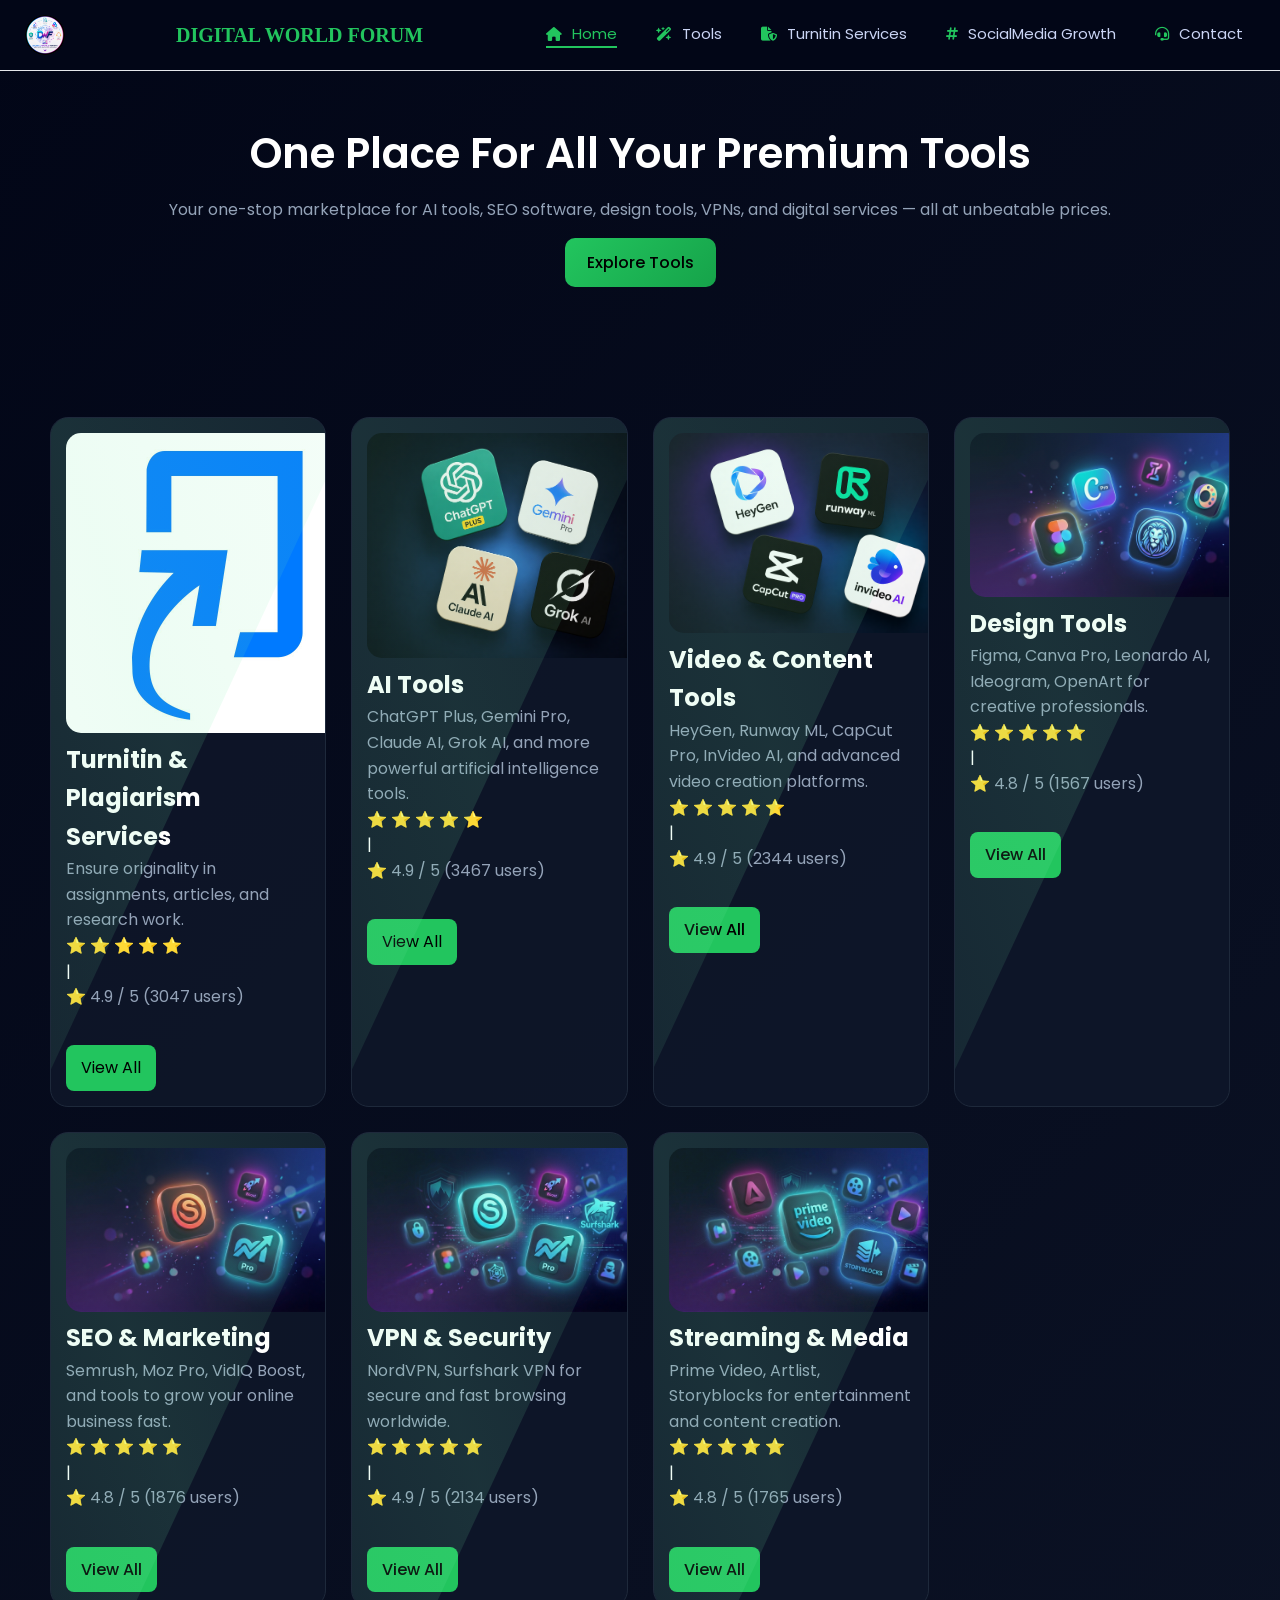
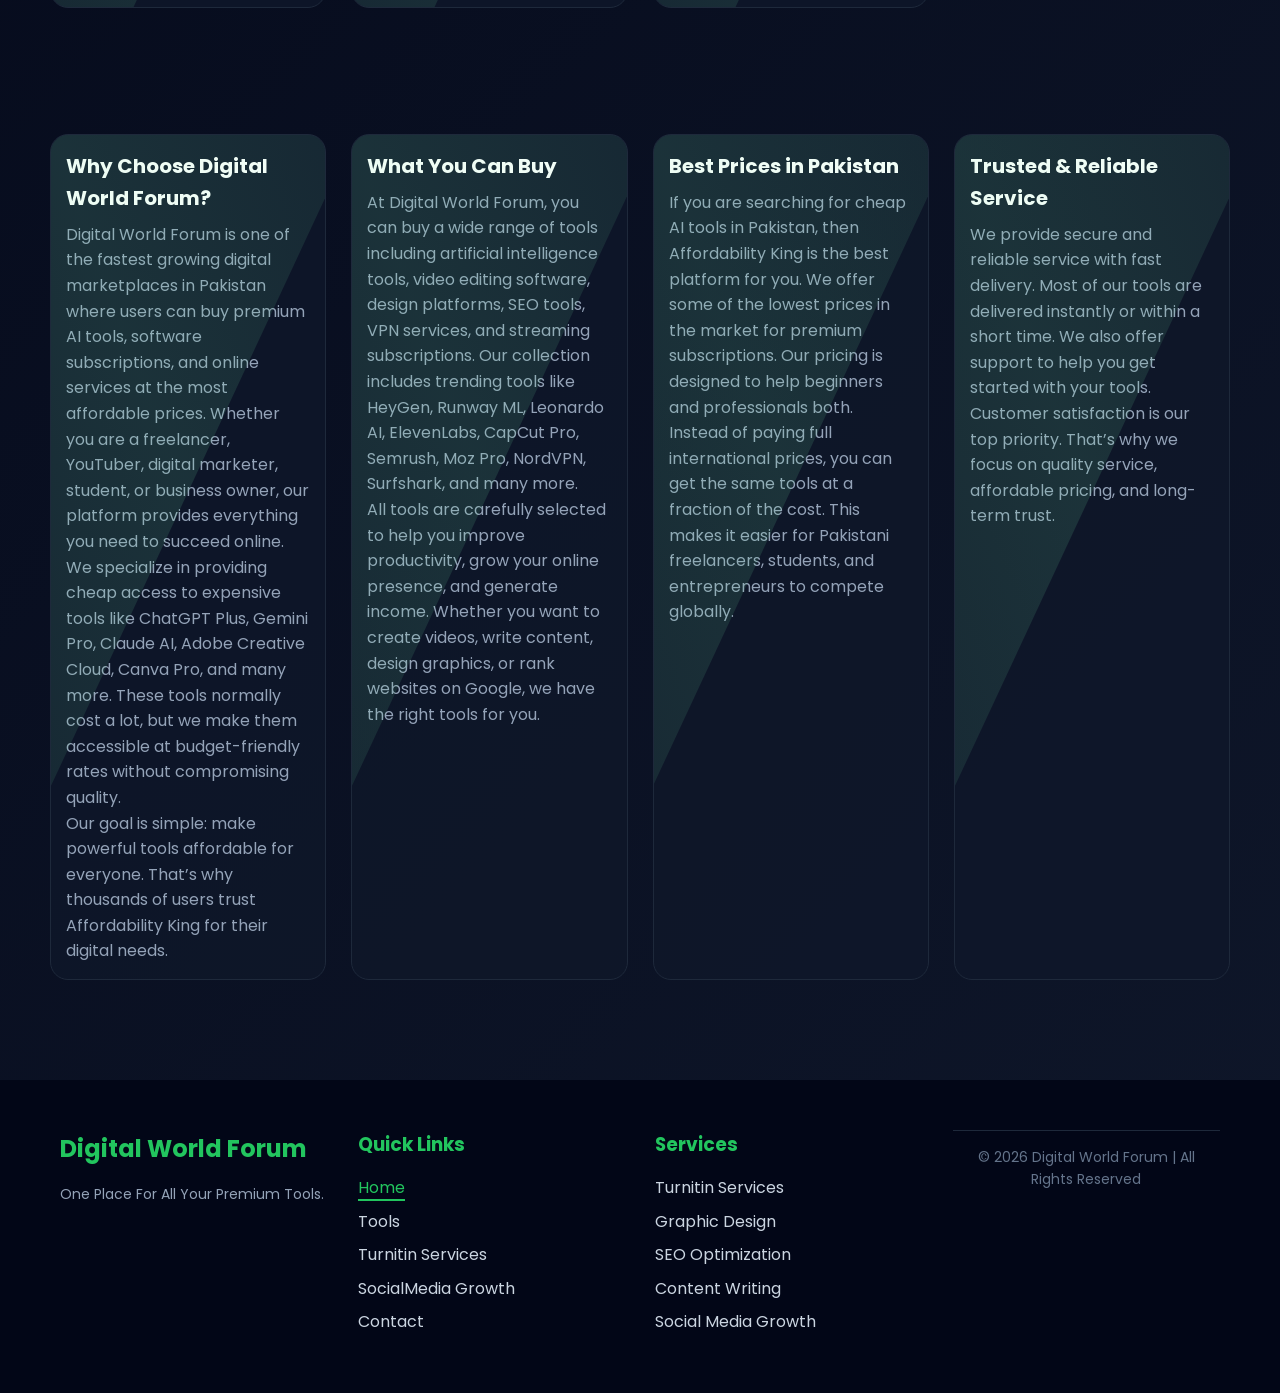
<file: index.html>
<!DOCTYPE html>
<html lang="en">
<head>
<meta charset="UTF-8">
<meta name="viewport" content="width=device-width, initial-scale=1.0">

<title>DIGITAL WORLD FORUM | PREMIUM TOOLS, TURNITIN SERVICES & SOCIAL MEDIA SOLUTIONS</title>

<meta name="description" content="Digital World Forum is the best platform to buy premium AI tools, SEO tools, VPNs, video editing software,turnitin & plagiarism checking and digital services at the lowest prices in Pakistan. Get ChatGPT Plus, Gemini Pro, Canva Pro, Adobe Creative Cloud, and more with affordable plans.">

<meta name="keywords" content=" turnitin &plagiarism checking services,buy AI tools cheap Pakistan, ChatGPT Plus cheap, Gemini Pro price Pakistan, SEO tools cheap, VPN cheap Pakistan, Adobe Creative Cloud cheap, AI tools marketplace, buy premium accounts cheap, affordability king">
<meta name="robots" content="index, follow">

<link rel="icon" type="png" href="favicon.png">

<link rel="stylesheet" href="style.css">
<link href="https://fonts.googleapis.com/css2?family=Poppins&display=swap" rel="stylesheet">
<link rel="stylesheet" href="https://cdnjs.cloudflare.com/ajax/libs/font-awesome/6.5.0/css/all.min.css">
</head>

<body>

<!-- ===== HEADER ===== -->
<header class="header">
   <h2 class="logo">
  <img src="favicon.png" alt="Digital World Forum Logo"></h2>
<h2 class="logo"> DIGITAL WORLD FORUM</h2>
<div class="menu-toggle" onclick="toggleMenu(event)">
  <i class="fa-solid fa-bars"></i>
</div>

<nav id="navMenu">
  <a href="index.html" class="active"><i class="fa-solid fa-house"></i> Home</a>
  <a href="tools.html"><i class="fa-solid fa-wand-magic-sparkles"></i> Tools</a>
  <a href="turnitin.html"><i class="fa-solid fa-file-shield"></i> Turnitin Services</a>
  <a href="socialmedia.html"><i class="fa-solid fa-hashtag"></i> SocialMedia Growth</a>
  <a href="contact.html"><i class="fa-solid fa-headset"></i> Contact</a>
</nav>

<!-- OVERLAY -->
<div id="overlay" onclick="closeMenu()"></div>

</header>

<!-- ===== HERO ===== -->
<section class="hero">
<h1>One Place For All Your Premium Tools</h1>
<p>Your one-stop marketplace for AI tools, SEO software, design tools, VPNs, and digital services — all at unbeatable prices.</p>
<a href="tools.html" class="btn">Explore Tools</a>
</section>

<!-- ===== CATEGORIES ===== -->
<section class="grid">
  
  
<div class="card">
  <img src="turnitin.jpg" style="hight:200px; width:300px; border-radius:15px;">
<h2>Turnitin & Plagiarism Services</h2>
<p>Ensure originality in assignments, articles, and research work.</p>
<div class="rating-box" data-users="3047" data-avg="4.9" data-tool="tool-y">
<div class="stars">
    <span data-value="1">⭐</span>
    <span data-value="2">⭐</span>
    <span data-value="3">⭐</span>
    <span data-value="4">⭐</span>
    <span data-value="5">⭐</span>
  </div>
  |
 <br>
  <p class="result"></p>

</div>
<br>
<a href="turnitin.html">View All</a>
</div>

<div class="card">
  <img src="ai.png" style="hight:200px; width:300px; border-radius:15px;">
<h2>AI Tools</h2>
<p>ChatGPT Plus, Gemini Pro, Claude AI, Grok AI, and more powerful artificial intelligence tools.</p>
<div class="rating-box" data-users="3467" data-avg="4.9" data-tool="tool-z">
<div class="stars">
    <span data-value="1">⭐</span>
    <span data-value="2">⭐</span>
    <span data-value="3">⭐</span>
    <span data-value="4">⭐</span>
    <span data-value="5">⭐</span>
  </div>
  |
 <br>
  <p class="result"></p>

</div>
<br>
<a href="tools.html">View All</a>
</div>

<div class="card">
  <img src="video.png" style="hight:200px; width:300px; border-radius:15px;">
<h2>Video & Content Tools</h2>
<p>HeyGen, Runway ML, CapCut Pro, InVideo AI, and advanced video creation platforms.</p>
<div class="rating-box" data-users="2344" data-avg="4.9" data-tool="tool-1">
<div class="stars">
    <span data-value="1">⭐</span>
    <span data-value="2">⭐</span>
    <span data-value="3">⭐</span>
    <span data-value="4">⭐</span>
    <span data-value="5">⭐</span>
  </div>
  |
 <br>
  <p class="result"></p>

</div>
<br>
<a href="tools.html" class="btn">View All</a>
</div>

<div class="card">
    <img src="design.png" style="hight:200px; width:300px; border-radius:15px;">
<h2>Design Tools</h2>
<p>Figma, Canva Pro, Leonardo AI, Ideogram, OpenArt for creative professionals.</p>
<div class="rating-box" data-users="1567" data-avg="4.8" data-tool="tool-1">
<div class="stars">
    <span data-value="1">⭐</span>
    <span data-value="2">⭐</span>
    <span data-value="3">⭐</span>
    <span data-value="4">⭐</span>
    <span data-value="5">⭐</span>
  </div>
  |
 <br>
  <p class="result"></p>

</div>
<br>
<a href="tools.html" class="btn">View All</a>
</div>

<div class="card">
    <img src="seo.png" style="hight:200px; width:300px; border-radius:15px;">
<h2>SEO & Marketing</h2>
<p>Semrush, Moz Pro, VidIQ Boost, and tools to grow your online business fast.</p>
<div class="rating-box" data-users="1876" data-avg="4.8" data-tool="tool-3">
<div class="stars">
    <span data-value="1">⭐</span>
    <span data-value="2">⭐</span>
    <span data-value="3">⭐</span>
    <span data-value="4">⭐</span>
    <span data-value="5">⭐</span>
  </div>
  |
 <br>
  <p class="result"></p>

</div>
<br>
<a href="tools.html" class="btn">View All</a>
</div>

<div class="card">
    <img src="vpn.png" style="hight:200px; width:300px; border-radius:15px;">
<h2>VPN & Security</h2>
<p>NordVPN, Surfshark VPN for secure and fast browsing worldwide.</p>
<div class="rating-box" data-users="2134" data-avg="4.9" data-tool="tool-4">
<div class="stars">
    <span data-value="1">⭐</span>
    <span data-value="2">⭐</span>
    <span data-value="3">⭐</span>
    <span data-value="4">⭐</span>
    <span data-value="5">⭐</span>
  </div>
  |
 <br>
  <p class="result"></p>

</div>
<br>
<a href="tools.html" class="btn">View All</a>
</div>

<div class="card">
    <img src="movie.png" style="hight:200px; width:300px; border-radius:15px;">
<h2>Streaming & Media</h2>
<p>Prime Video, Artlist, Storyblocks for entertainment and content creation.</p>
<div class="rating-box" data-users="1765" data-avg="4.8" data-tool="tool-5">
<div class="stars">
    <span data-value="1">⭐</span>
    <span data-value="2">⭐</span>
    <span data-value="3">⭐</span>
    <span data-value="4">⭐</span>
    <span data-value="5">⭐</span>
  </div>
  |
 <br>
  <p class="result"></p>

</div>
<br>
<a href="tools.html" class="btn">View All</a>
</div>

</section>
<br>
<!-- ===== SEO CONTENT SECTION ===== -->
<section class="grid">

<div class="card">
<h3>Why Choose Digital World Forum?</h3>

<p>
Digital World Forum is one of the fastest growing digital marketplaces in Pakistan where users can buy premium AI tools, software subscriptions, and online services at the most affordable prices. Whether you are a freelancer, YouTuber, digital marketer, student, or business owner, our platform provides everything you need to succeed online.
</p>

<p>
We specialize in providing cheap access to expensive tools like ChatGPT Plus, Gemini Pro, Claude AI, Adobe Creative Cloud, Canva Pro, and many more. These tools normally cost a lot, but we make them accessible at budget-friendly rates without compromising quality.
</p>

<p>
Our goal is simple: make powerful tools affordable for everyone. That’s why thousands of users trust Affordability King for their digital needs.
</p>

</div>

<div class="card">
<h3>What You Can Buy</h3>

<p>
At Digital World Forum, you can buy a wide range of tools including artificial intelligence tools, video editing software, design platforms, SEO tools, VPN services, and streaming subscriptions. Our collection includes trending tools like HeyGen, Runway ML, Leonardo AI, ElevenLabs, CapCut Pro, Semrush, Moz Pro, NordVPN, Surfshark, and many more.
</p>

<p>
All tools are carefully selected to help you improve productivity, grow your online presence, and generate income. Whether you want to create videos, write content, design graphics, or rank websites on Google, we have the right tools for you.
</p>

</div>

<div class="card">
<h3>Best Prices in Pakistan</h3>

<p>
If you are searching for cheap AI tools in Pakistan, then Affordability King is the best platform for you. We offer some of the lowest prices in the market for premium subscriptions. Our pricing is designed to help beginners and professionals both.
</p>

<p>
Instead of paying full international prices, you can get the same tools at a fraction of the cost. This makes it easier for Pakistani freelancers, students, and entrepreneurs to compete globally.
</p>

</div>

<div class="card">
<h3>Trusted & Reliable Service</h3>

<p>
We provide secure and reliable service with fast delivery. Most of our tools are delivered instantly or within a short time. We also offer support to help you get started with your tools.
</p>

<p>
Customer satisfaction is our top priority. That’s why we focus on quality service, affordable pricing, and long-term trust.
</p>

</div>

</section>

<!-- ===== FOOTER ===== -->
<footer class="footer">

<div class="footer-container">

  <!-- BRAND -->
  <div class="footer-col">
    <h2>Digital World Forum</h2>
    <p>One Place For All Your Premium Tools.</p>
  </div>

  <!-- QUICK LINKS -->
  <div class="footer-col">
    <h3>Quick Links</h3>
    <ul>
      <li><a href="index.html" class="active">Home</a></li>
      <li><a href="tools.html">Tools</a></li>
      <li><a href="turnitin.html">Turnitin Services</a></li>
      <li><a href="turnitin.html">SocialMedia Growth</a></li>
      <li><a href="contact.html">Contact</a></li>
    </ul>
  </div>

  <!-- SERVICES -->
  <div class="footer-col">
    <h3>Services</h3>
    <ul>
      <li>Turnitin Services</li>
      <li>Graphic Design</li>
      <li>SEO Optimization</li>
      <li>Content Writing</li>
      <li>Social Media Growth</li>
    </ul>
  </div>
<div class="footer-bottom">
<p>© 2026 Digital World Forum | All Rights Reserved</p>
</div>
</footer>


<script src="script.js"></script>
</body>
</html>
</file>
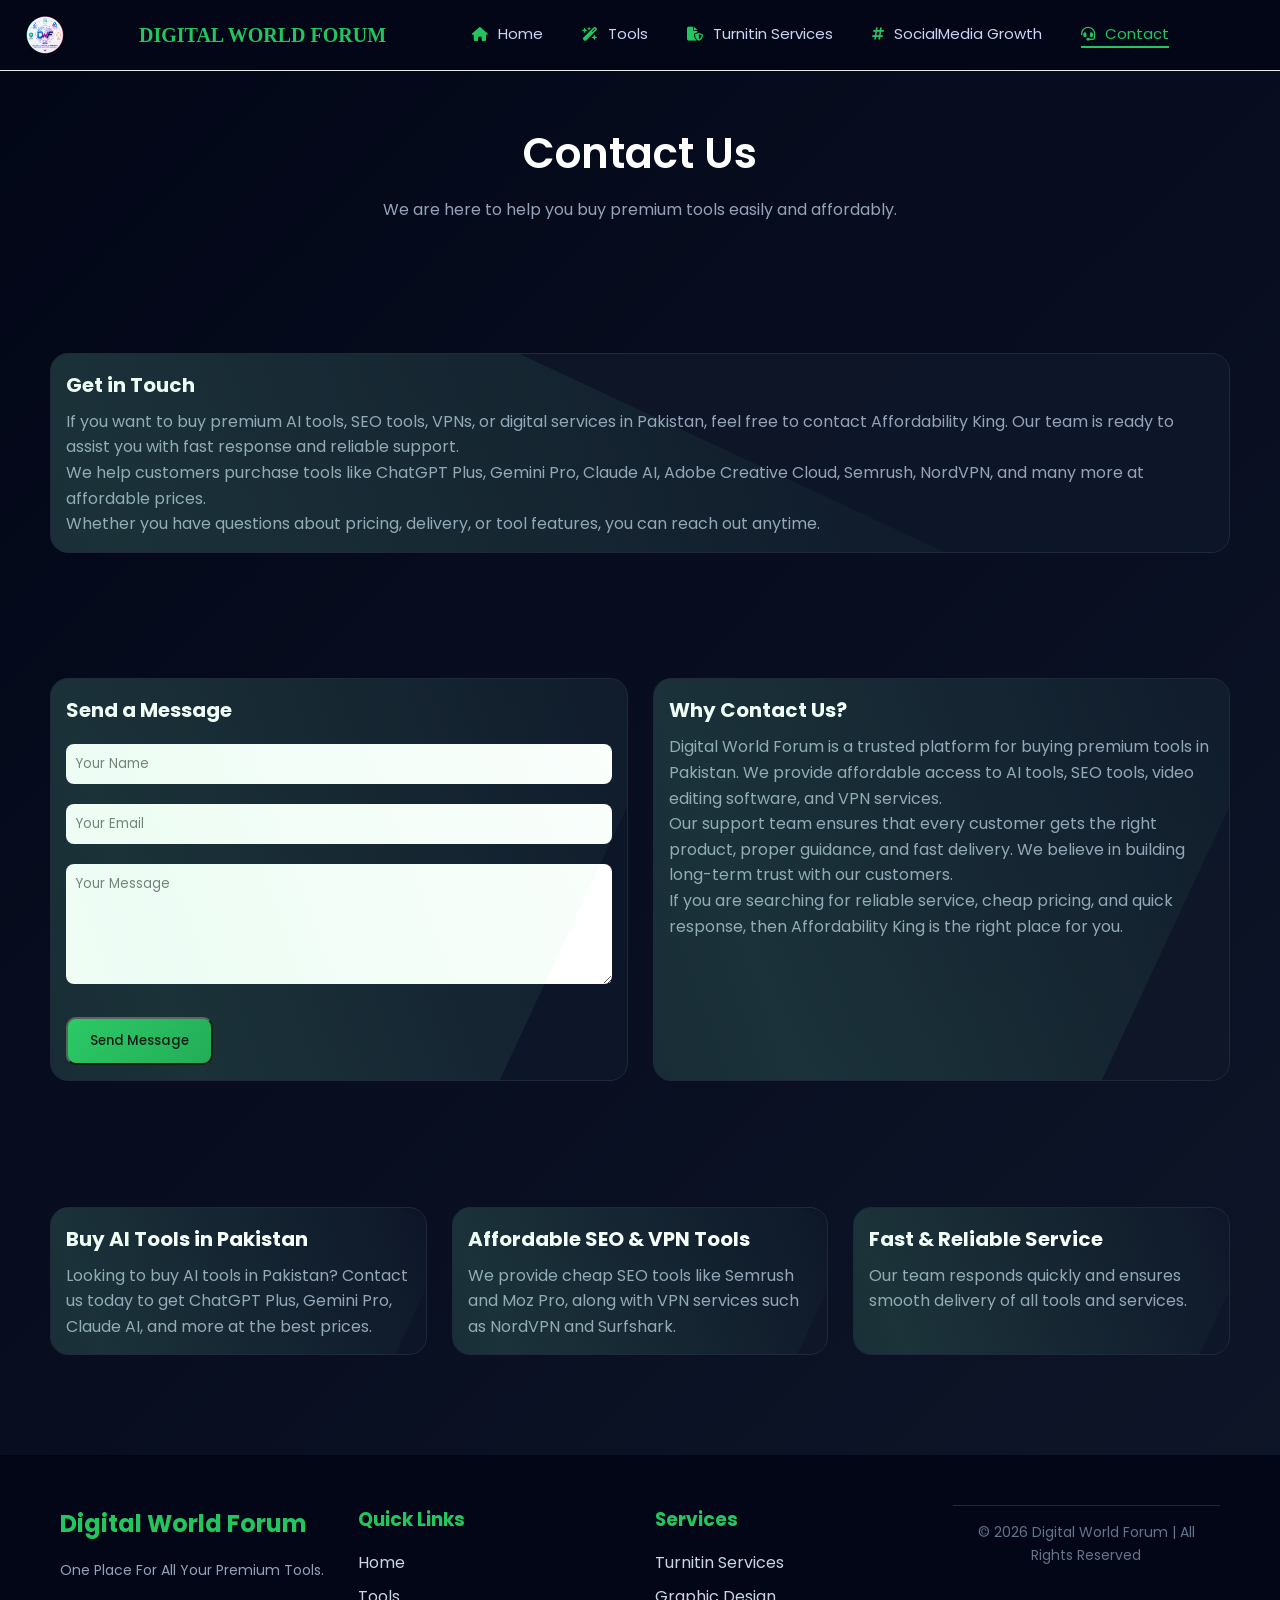
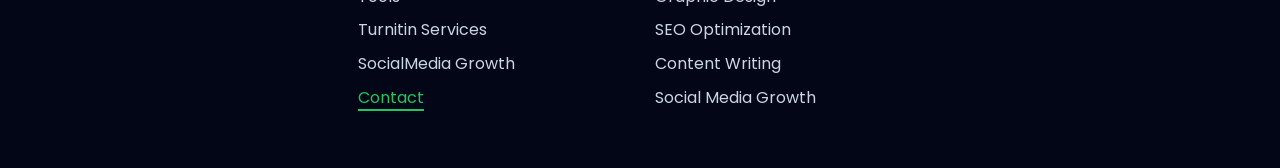
<file: contact.html>
<!DOCTYPE html>
<html lang="en">
<head>
<meta charset="UTF-8">
<meta name="viewport" content="width=device-width, initial-scale=1.0">

<title>CONTACT DIGITAL | BUY AI TOOLS IN PAKISTAN | SUPPORT & ORDERS</title>

<meta name="description" content="Contact Digital World Forum to buy premium AI tools in Pakistan. Get support for ChatGPT Plus, Gemini Pro, SEO tools, VPNs, and digital services. Fast response and reliable service.">

<meta name="keywords" content="contact AI tools Pakistan, buy ChatGPT Plus Pakistan contact, AI tools support Pakistan, SEO tools help, VPN support Pakistan, Digital World Forum contact, buy premium tools Pakistan">
<meta name="robots" content="index, follow">

<link rel="icon" type="png" href="favicon.png">
<link rel="stylesheet" href="style.css">
<link href="https://fonts.googleapis.com/css2?family=Poppins&display=swap" rel="stylesheet">
<link rel="stylesheet" href="https://cdnjs.cloudflare.com/ajax/libs/font-awesome/6.5.0/css/all.min.css">
</head>

<body>

<!-- ===== HEADER ===== -->
<header class="header">
   <h2 class="logo">
  <img src="favicon.png" alt="Digital World Forum Logo"></h2>
<h2 class="logo"> DIGITAL WORLD FORUM</h2>
<div class="menu-toggle" onclick="toggleMenu(event)">
  <i class="fa-solid fa-bars"></i>
</div>
</div>
<nav id="navMenu">
  <a href="index.html" class=""><i class="fa-solid fa-house"></i> Home</a>
  <a href="tools.html"><i class="fa-solid fa-wand-magic-sparkles"></i> Tools</a>
  <a href="turnitin.html"><i class="fa-solid fa-file-shield"></i> Turnitin Services</a>
  <a href="socialmedia.html"><i class="fa-solid fa-hashtag"></i> SocialMedia Growth</a>
  <a href="contact.html" class="active"><i class="fa-solid fa-headset"></i> Contact</a>
</nav>
<br>
<!-- OVERLAY -->
<div id="overlay" onclick="closeMenu()"></div>

</header>

<!-- ===== HERO ===== -->
<section class="hero">
<h1>Contact Us</h1>
<p>We are here to help you buy premium tools easily and affordably.</p>
</section>

<!-- ===== CONTACT SECTION ===== -->
<section class="grid">

<div class="card">
<h3>Get in Touch</h3>
<p>
If you want to buy premium AI tools, SEO tools, VPNs, or digital services in Pakistan, feel free to contact Affordability King. Our team is ready to assist you with fast response and reliable support.
</p>

<p>
We help customers purchase tools like ChatGPT Plus, Gemini Pro, Claude AI, Adobe Creative Cloud, Semrush, NordVPN, and many more at affordable prices.
</p>

<p>
Whether you have questions about pricing, delivery, or tool features, you can reach out anytime.
</p>
</div>



</section>
<br>
<!-- ===== CONTACT FORM ===== -->
<section class="grid">

<div class="card">
<h3>Send a Message</h3>

<form action="https://formsubmit.co/affordabilityking@gmail.com" method="POST">

<input type="text" name="name" placeholder="Your Name" required style="width:100%;padding:10px;margin:10px 0;border-radius:8px;border:none;">

<input type="email" name="email" placeholder="Your Email" required style="width:100%;padding:10px;margin:10px 0;border-radius:8px;border:none;">

<textarea name="message" placeholder="Your Message" required style="width:100%;padding:10px;margin:10px 0;border-radius:8px;border:none;height:120px;"></textarea>

<input type="hidden" name="_captcha" value="false">

<button type="submit" class="btn">Send Message</button>

</form>

</div>

<div class="card">
<h3>Why Contact Us?</h3>

<p>
Digital World Forum is a trusted platform for buying premium tools in Pakistan. We provide affordable access to AI tools, SEO tools, video editing software, and VPN services.
</p>

<p>
Our support team ensures that every customer gets the right product, proper guidance, and fast delivery. We believe in building long-term trust with our customers.
</p>

<p>
If you are searching for reliable service, cheap pricing, and quick response, then Affordability King is the right place for you.
</p>

</div>

</section>
<br>
<!-- ===== SEO CONTENT ===== -->
<section class="grid">

<div class="card">
<h3>Buy AI Tools in Pakistan</h3>
<p>
Looking to buy AI tools in Pakistan? Contact us today to get ChatGPT Plus, Gemini Pro, Claude AI, and more at the best prices.
</p>
</div>

<div class="card">
<h3>Affordable SEO & VPN Tools</h3>
<p>
We provide cheap SEO tools like Semrush and Moz Pro, along with VPN services such as NordVPN and Surfshark.
</p>
</div>

<div class="card">
<h3>Fast & Reliable Service</h3>
<p>
Our team responds quickly and ensures smooth delivery of all tools and services.
</p>
</div>

</section>

<!-- ===== FOOTER ===== -->
<footer class="footer">

<div class="footer-container">

  <!-- BRAND -->
  <div class="footer-col">
    <h2>Digital World Forum</h2>
    <p>One Place For All Your Premium Tools.</p>
  </div>

  <!-- QUICK LINKS -->
  <div class="footer-col">
    <h3>Quick Links</h3>
    <ul>
      <li><a href="index.html">Home</a></li>
      <li><a href="tools.html">Tools</a></li>
      <li><a href="turnitin.html">Turnitin Services</a></li>
      <li><a href="socialmedia.html" >SocialMedia Growth</a></li>
      <li><a href="contact.html" class="active">Contact</a></li>
    </ul>
  </div>

  <!-- SERVICES -->
  <div class="footer-col">
    <h3>Services</h3>
    <ul>
      <li>Turnitin Services</li>
      <li>Graphic Design</li>
      <li>SEO Optimization</li>
      <li>Content Writing</li>
      <li>Social Media Growth</li>
    </ul>
  </div>
<div class="footer-bottom">
<p>© 2026 Digital World Forum | All Rights Reserved</p>
</div>
</footer>
<script src="script.js"></script>
</body>
</html>
</file>
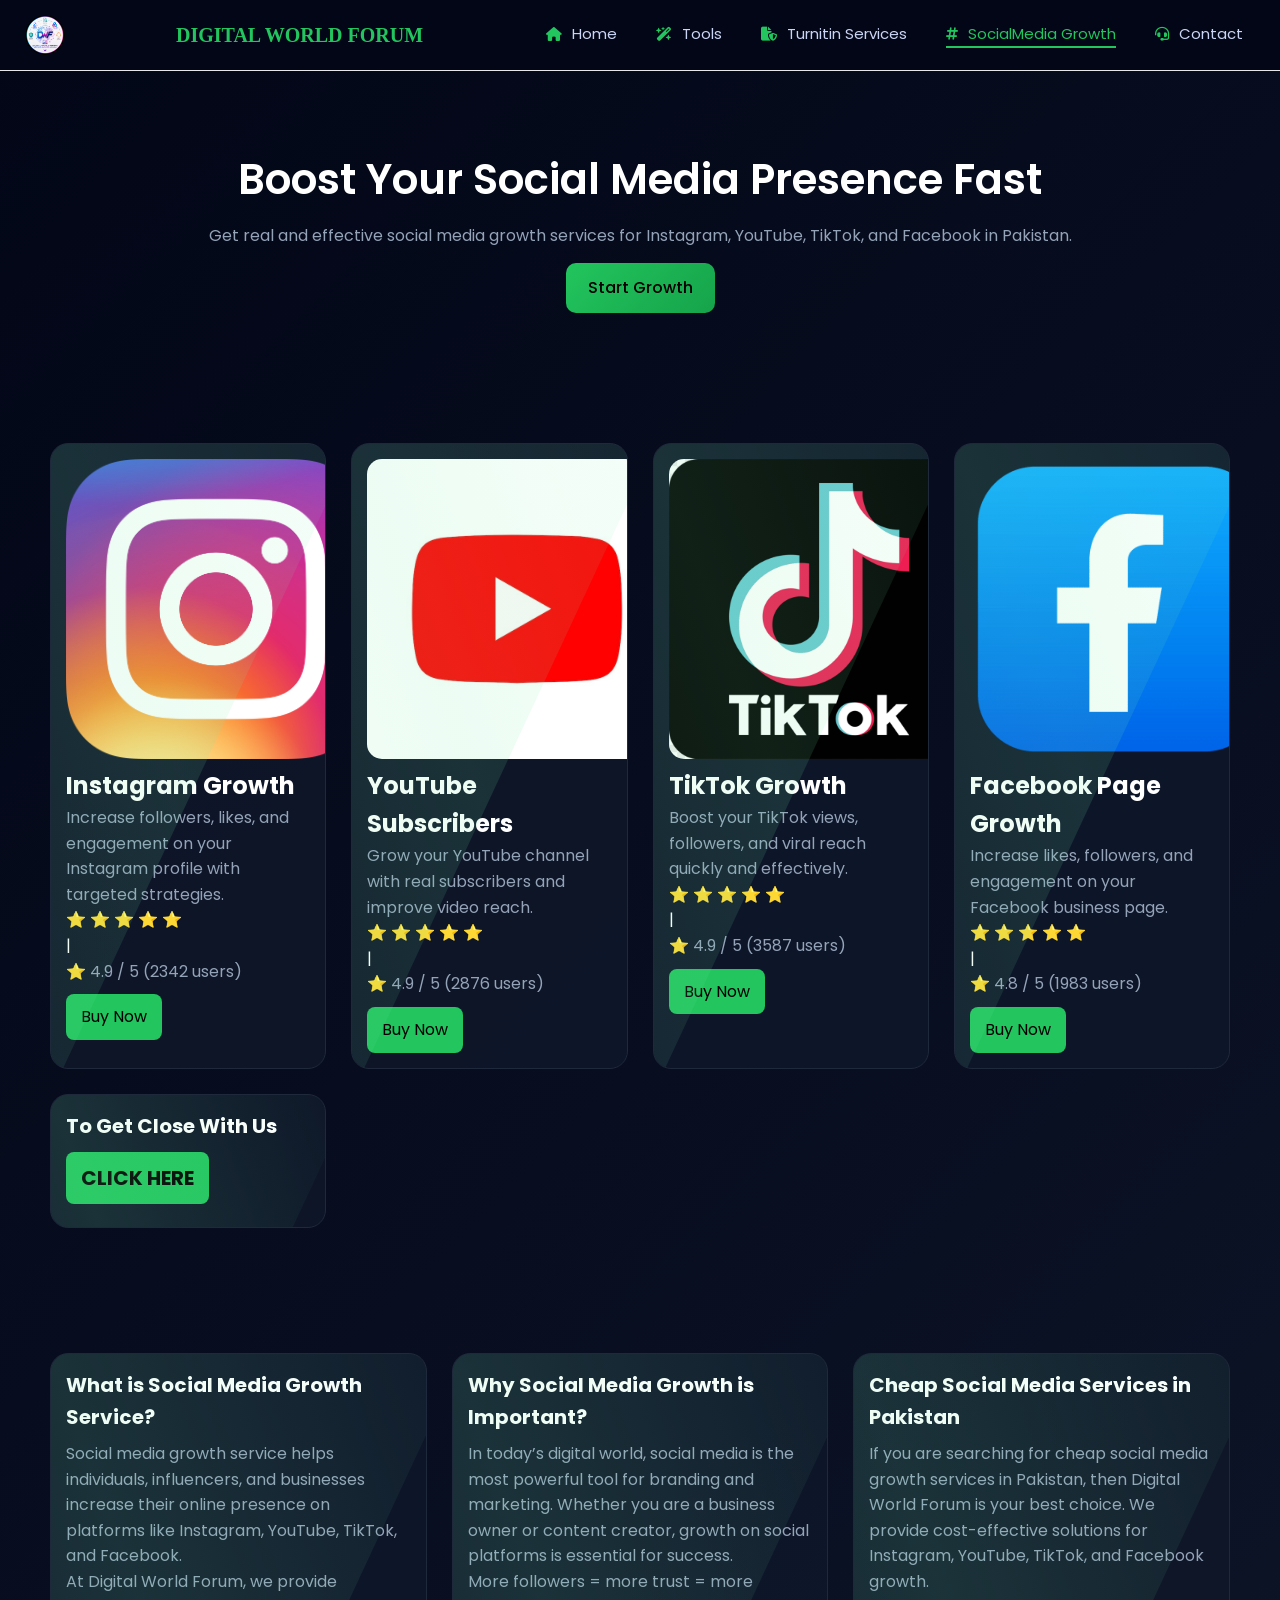
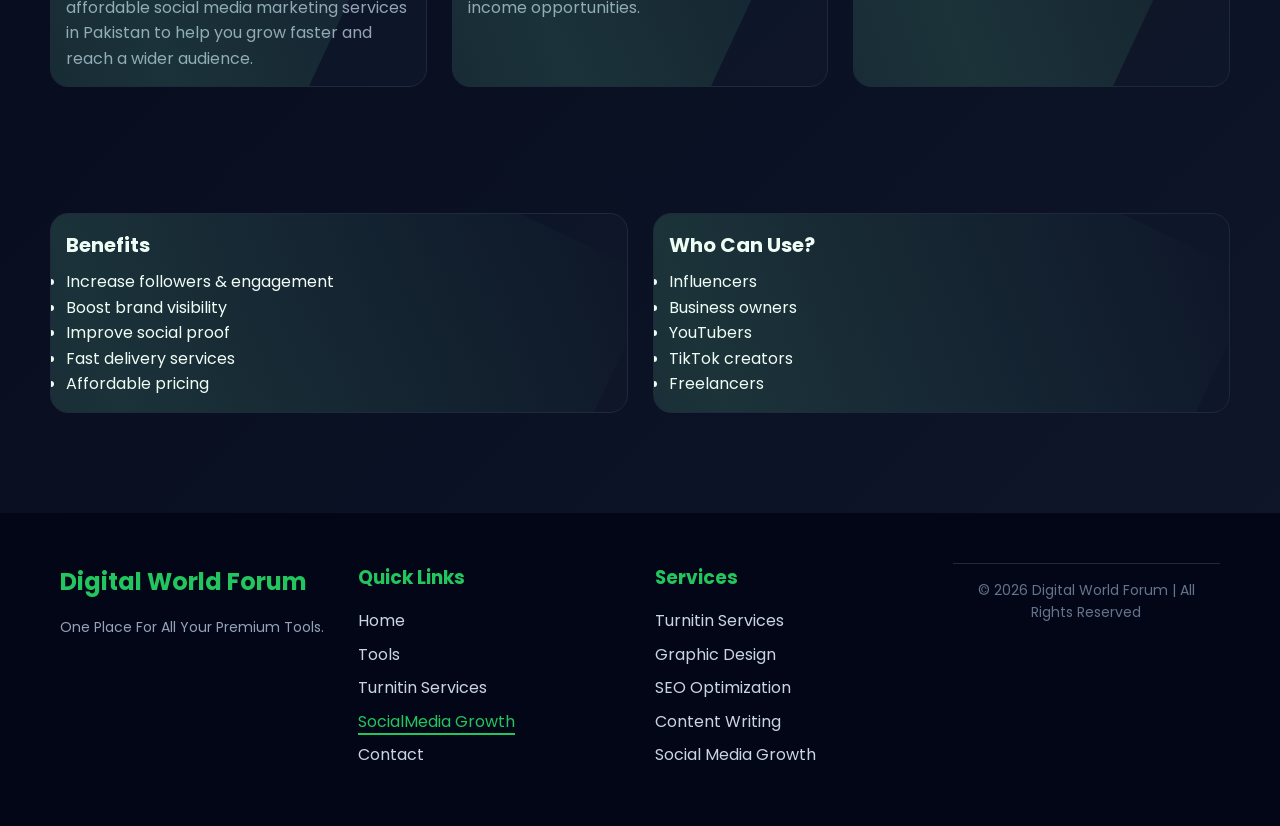
<file: Socialmedia.html>
<!DOCTYPE html>
<html lang="en">
<head>
<meta charset="UTF-8">
<meta name="viewport" content="width=device-width, initial-scale=1.0">

<title>SOCIAL MEDIA GROWTH SERVICES IN PAKISTAN | INSTAGRAM, YOUTUBE, TIKTOK GROWTH</title>

<meta name="description" content="Get professional social media growth services in Pakistan. Boost Instagram followers, YouTube subscribers, TikTok views, and Facebook engagement with affordable and organic strategies.">

<meta name="keywords" content="social media growth Pakistan, Instagram followers increase, YouTube subscribers Pakistan, TikTok growth service, Facebook page growth, social media marketing Pakistan, cheap SMM services, online marketing Pakistan">
<meta name="robots" content="index, follow">
<link rel="icon" type="png" href="favicon.png">
<link rel="stylesheet" href="style.css">
<link href="https://fonts.googleapis.com/css2?family=Poppins&display=swap" rel="stylesheet">
<link rel="stylesheet" href="https://cdnjs.cloudflare.com/ajax/libs/font-awesome/6.5.0/css/all.min.css">
</head>

<body>

<!-- ===== HEADER ===== -->
<header class="header">
   <h2 class="logo">
    <img src="favicon.png" alt="Digital World Forum Logo"></h2>
<h2 class="logo"> DIGITAL WORLD FORUM</h2>
<div class="menu-toggle" onclick="toggleMenu(event)">
  <i class="fa-solid fa-bars"></i>
</div>
</div>
<nav id="navMenu">
  <a href="index.html" class=""><i class="fa-solid fa-house"></i> Home</a>
  <a href="tools.html"><i class="fa-solid fa-wand-magic-sparkles"></i> Tools</a>
  <a href="turnitin.html"><i class="fa-solid fa-file-shield"></i> Turnitin Services</a>
  <a href="socialmedia.html" class="active"><i class="fa-solid fa-hashtag"></i> SocialMedia Growth</a>
  <a href="contact.html"><i class="fa-solid fa-headset"></i> Contact</a>
</nav>

<!-- OVERLAY -->
<div id="overlay" onclick="closeMenu()"></div>

</header>
<br>
<!-- ===== HERO ===== -->
<section class="hero">
<h1>Boost Your Social Media Presence Fast</h1>
<p>Get real and effective social media growth services for Instagram, YouTube, TikTok, and Facebook in Pakistan.</p>
<a href="https://wa.me/923292891698" class="btn">Start Growth</a>
</section>

<!-- ===== SERVICES ===== -->
<section class="grid">

<div class="card">
    <img src="instagram.png" style="hight:200px; width:300px; border-radius:15px;">
<h1>Instagram Growth</h1>
<p>Increase followers, likes, and engagement on your Instagram profile with targeted strategies.</p>
<div class="rating-box" data-users="2342" data-avg="4.9" data-tool="tool-r">
<div class="stars">
    <span data-value="1">⭐</span>
    <span data-value="2">⭐</span>
    <span data-value="3">⭐</span>
    <span data-value="4">⭐</span>
    <span data-value="5">⭐</span>
  </div>
  |
 <br>
  <p class="result"></p>

</div>
<a href="https://wa.me/923292891698" target="_blank">Buy Now</a>
</div>

<div class="card">
    <img src="youtube.jpg" style="hight:200px; width:300px; border-radius:15px;">
<h1>YouTube Subscribers</h1>
<p>Grow your YouTube channel with real subscribers and improve video reach.</p>
<div class="rating-box" data-users="2876" data-avg="4.9" data-tool="tool-s">
<div class="stars">
    <span data-value="1">⭐</span>
    <span data-value="2">⭐</span>
    <span data-value="3">⭐</span>
    <span data-value="4">⭐</span>
    <span data-value="5">⭐</span>
  </div>
  |
 <br>
  <p class="result"></p>

</div>
<a href="https://wa.me/923292891698" target="_blank">Buy Now</a>
</div>

<div class="card">
  <img src="tiktok.png" style="hight:200px; width:300px; border-radius:15px;">
<h1>TikTok Growth</h1>
<p>Boost your TikTok views, followers, and viral reach quickly and effectively.</p>
<div class="rating-box" data-users="3587" data-avg="4.9" data-tool="tool-t">
<div class="stars">
    <span data-value="1">⭐</span>
    <span data-value="2">⭐</span>
    <span data-value="3">⭐</span>
    <span data-value="4">⭐</span>
    <span data-value="5">⭐</span>
  </div>
  |
 <br>
  <p class="result"></p>

</div>
<a href="https://wa.me/923292891698" target="_blank">Buy Now</a>
</div>

<div class="card">
    <img src="facebook.png" style="hight:200px; width:300px; border-radius:15px;">
<h1>Facebook Page Growth</h1>
<p>Increase likes, followers, and engagement on your Facebook business page.</p>
<div class="rating-box" data-users="1983" data-avg="4.8" data-tool="tool-u">
<div class="stars">
    <span data-value="1">⭐</span>
    <span data-value="2">⭐</span>
    <span data-value="3">⭐</span>
    <span data-value="4">⭐</span>
    <span data-value="5">⭐</span>
  </div>
  |
 <br>
  <p class="result"></p>

</div>
<a href="https://wa.me/923292891698" target="_blank">Buy Now</a>
</div>

<dev class="card">
    <h3>To Get Close With Us <a href="contact.html">CLICK HERE</a></h3>

</section>
<br>
<!-- ===== SEO CONTENT ===== -->
<section class="grid">

<div class="card">
<h3>What is Social Media Growth Service?</h3>
<p>
Social media growth service helps individuals, influencers, and businesses increase their online presence on platforms like Instagram, YouTube, TikTok, and Facebook.
</p>

<p>
At Digital World Forum, we provide affordable social media marketing services in Pakistan to help you grow faster and reach a wider audience.
</p>
</div>

<div class="card">
<h3>Why Social Media Growth is Important?</h3>
<p>
In today’s digital world, social media is the most powerful tool for branding and marketing. Whether you are a business owner or content creator, growth on social platforms is essential for success.
</p>

<p>
More followers = more trust = more income opportunities.
</p>
</div>

<div class="card">
<h3>Cheap Social Media Services in Pakistan</h3>
<p>
If you are searching for cheap social media growth services in Pakistan, then Digital World Forum is your best choice. We provide cost-effective solutions for Instagram, YouTube, TikTok, and Facebook growth.
</p>
</div>

</section>
<br>
<!-- ===== BENEFITS ===== -->
<section class="grid">

<div class="card">
<h3>Benefits</h3>
<ul>
<li>Increase followers & engagement</li>
<li>Boost brand visibility</li>
<li>Improve social proof</li>
<li>Fast delivery services</li>
<li>Affordable pricing</li>
</ul>
</div>

<div class="card">
<h3>Who Can Use?</h3>
<ul>
<li>Influencers</li>
<li>Business owners</li>
<li>YouTubers</li>
<li>TikTok creators</li>
<li>Freelancers</li>
</ul>
</div>

</section>

<!-- ===== FOOTER ===== -->
<footer class="footer">

<div class="footer-container">

  <!-- BRAND -->
  <div class="footer-col">
    <h2>Digital World Forum</h2>
    <p>One Place For All Your Premium Tools.</p>
  </div>

  <!-- QUICK LINKS -->
  <div class="footer-col">
    <h3>Quick Links</h3>
    <ul>
      <li><a href="index.html">Home</a></li>
      <li><a href="tools.html">Tools</a></li>
      <li><a href="turnitin.html">Turnitin Services</a></li>
      <li><a href="socialmedia.html" class="active">SocialMedia Growth</a></li>
      <li><a href="contact.html">Contact</a></li>
    </ul>
  </div>

  <!-- SERVICES -->
  <div class="footer-col">
    <h3>Services</h3>
    <ul>
      <li>Turnitin Services</li>
      <li>Graphic Design</li>
      <li>SEO Optimization</li>
      <li>Content Writing</li>
      <li>Social Media Growth</li>
    </ul>
  </div>
<div class="footer-bottom">
<p>© 2026 Digital World Forum | All Rights Reserved</p>
</div>
</footer>
<script src="script.js"></script>
</body>
</html>
</file>
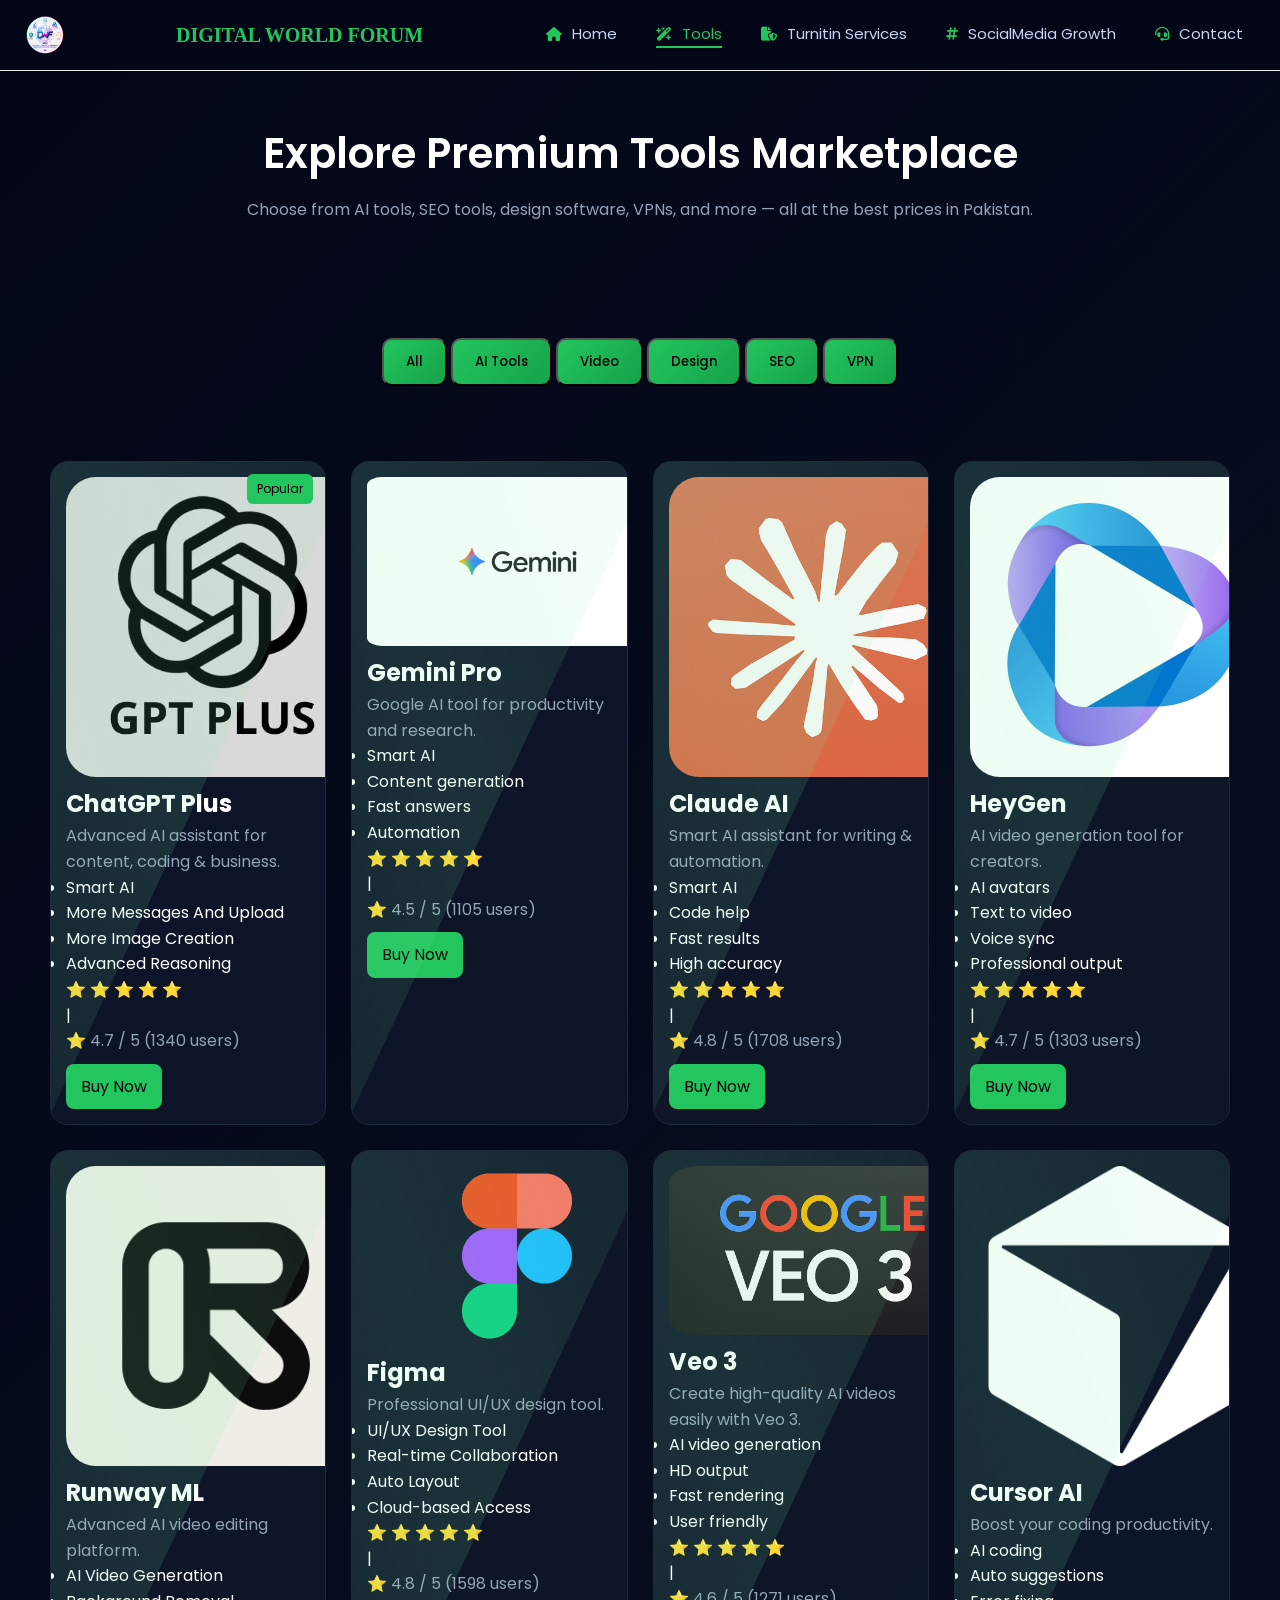
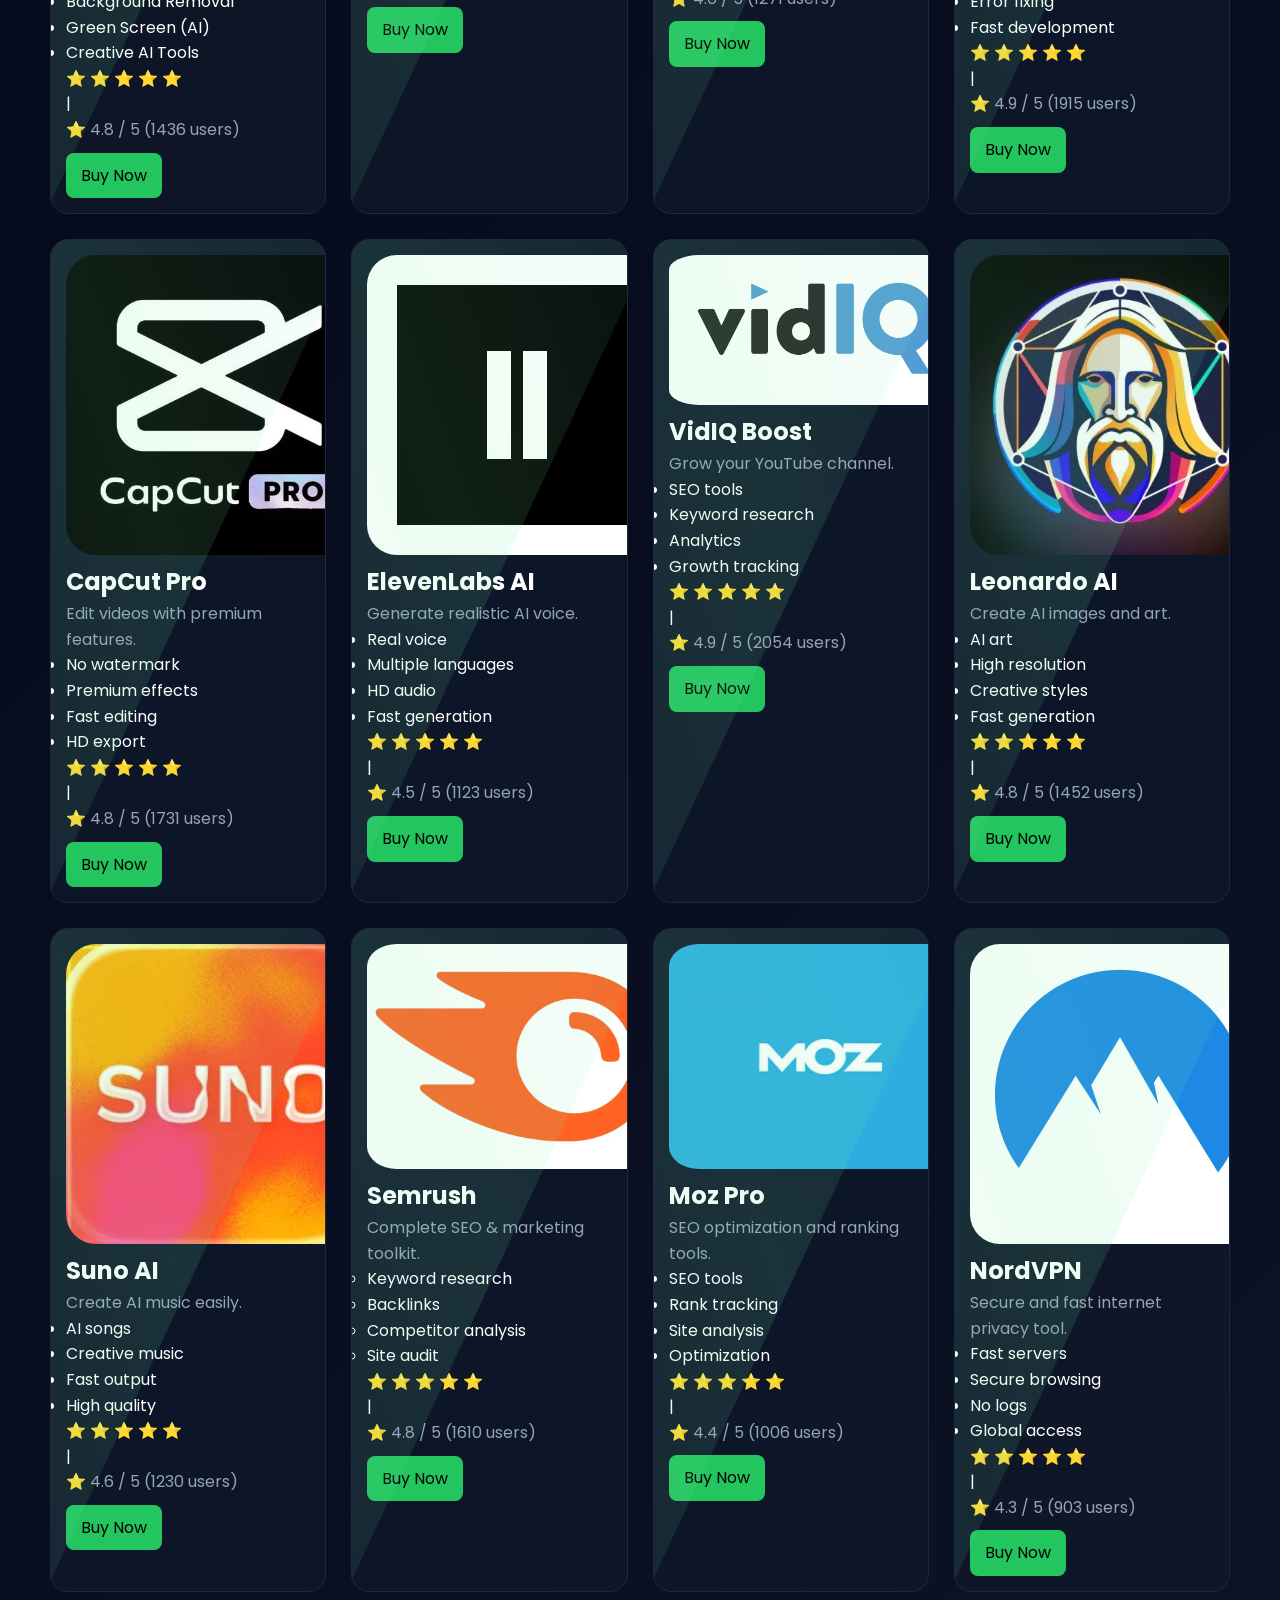
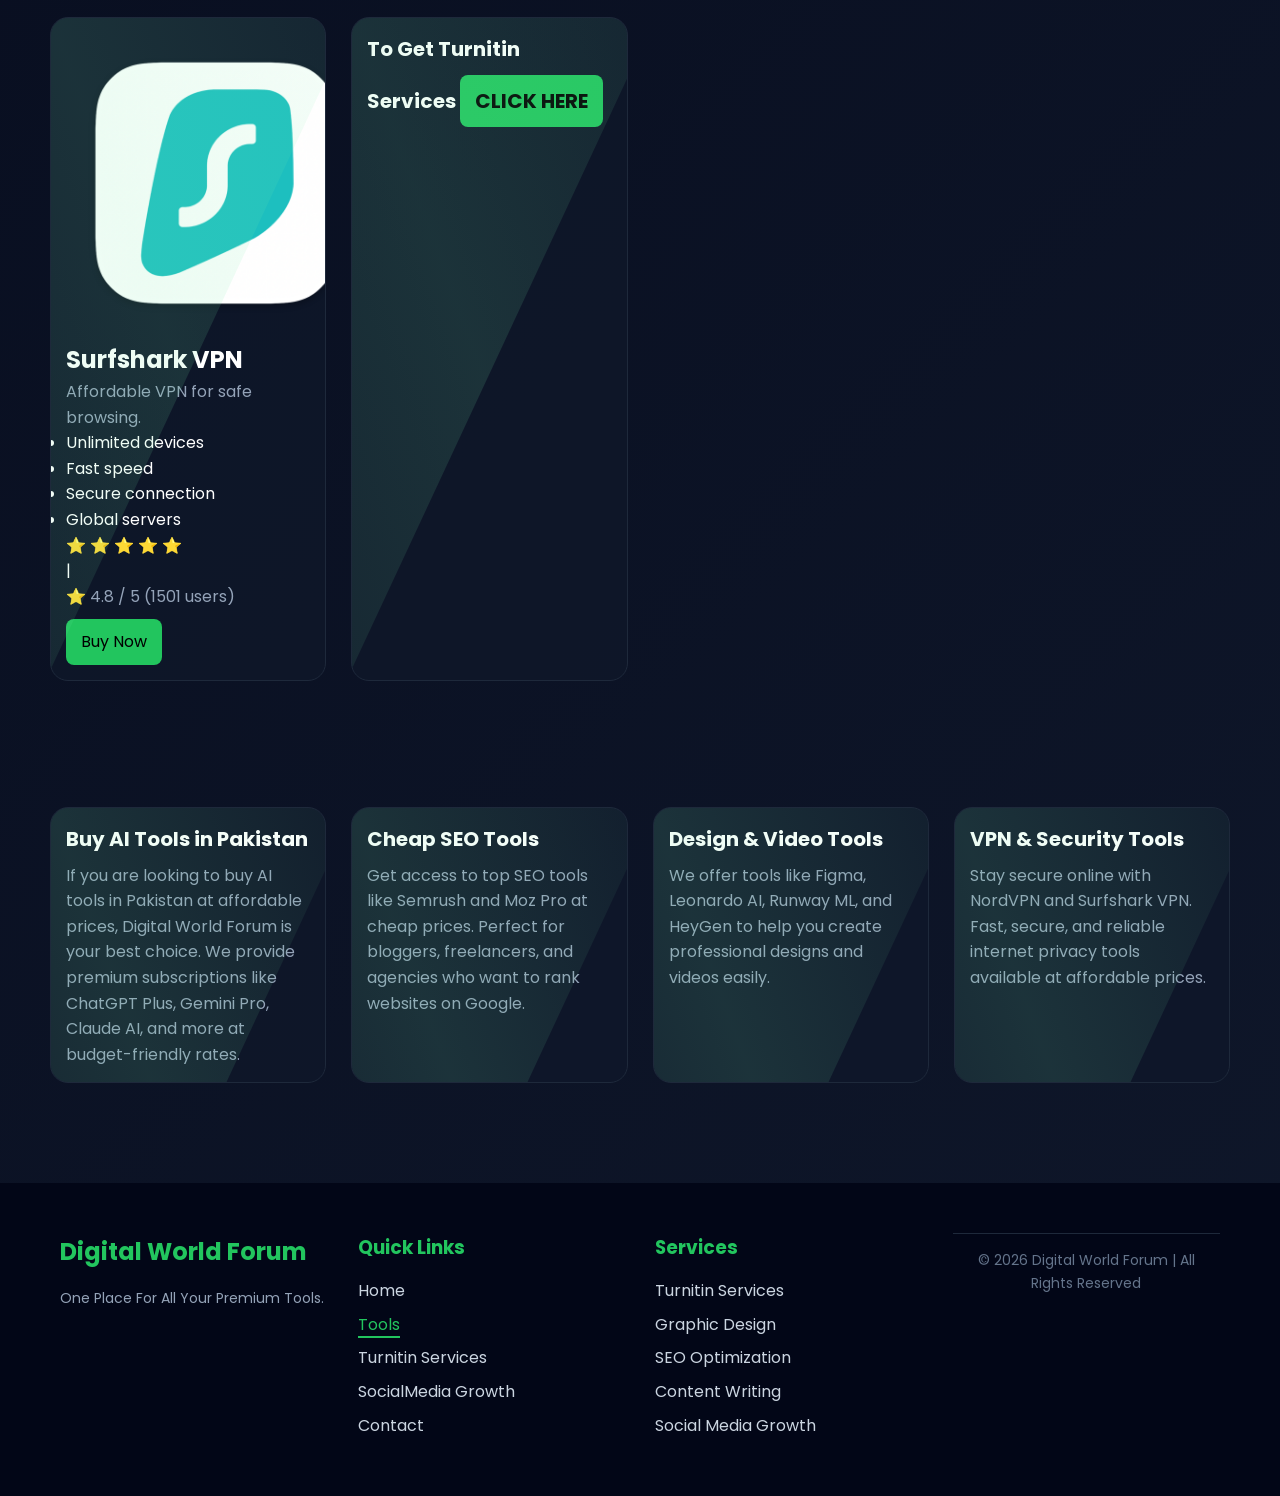
<file: tools.html>
<!DOCTYPE html>
<html lang="en">
<head>
<meta charset="UTF-8">
<meta name="viewport" content="width=device-width, initial-scale=1.0">

<title>PREMIUM AI TOOLS IN PAKISTAN | CHEAP CHATGPT PLUS, GEMINI PRO, SEO TOOLS<<</title>

<meta name="description" content="Buy premium AI tools in Pakistan at cheapest prices. Get ChatGPT Plus, Gemini Pro, Claude AI, Canva Pro, Adobe Creative Cloud, SEO tools, VPNs and more at affordable rates.">

<meta name="keywords" content="buy AI tools Pakistan, ChatGPT Plus cheap Pakistan, Gemini Pro price, Claude AI subscription, Canva Pro cheap, Adobe Creative Cloud Pakistan, SEO tools cheap, Semrush price Pakistan, VPN cheap Pakistan, NordVPN cheap, Surfshark cheap, AI tools marketplace Pakistan">
<meta name="robots" content="index, follow">

<link rel="icon" type="png" href="favicon.png">
<link rel="stylesheet" href="style.css">
<link href="https://fonts.googleapis.com/css2?family=Poppins&display=swap" rel="stylesheet">
<link rel="stylesheet" href="https://cdnjs.cloudflare.com/ajax/libs/font-awesome/6.5.0/css/all.min.css">
</head>

<body>

<!-- ===== HEADER ===== -->
<header class="header">
   <h2 class="logo">
    <img src="favicon.png" alt="Digital World Forum Logo"></h2>
<h2 class="logo"> DIGITAL WORLD FORUM</h2>
<div class="menu-toggle" onclick="toggleMenu(event)">
  <i class="fa-solid fa-bars"></i>
</div>
</div>
<nav id="navMenu">
  <a href="index.html" class=""><i class="fa-solid fa-house"></i> Home</a>
  <a href="tools.html" class="active"><i class="fa-solid fa-wand-magic-sparkles"></i> Tools</a>
  <a href="turnitin.html"><i class="fa-solid fa-file-shield"></i> Turnitin Services</a>
  <a href="socialmedia.html"><i class="fa-solid fa-hashtag"></i> SocialMedia Growth</a>
  <a href="contact.html"><i class="fa-solid fa-headset"></i> Contact</a>
</nav>

<!-- OVERLAY -->
<div id="overlay" onclick="closeMenu()"></div>

</header>

<!-- ===== HERO ===== -->
<section class="hero">
<h1>Explore Premium Tools Marketplace</h1>
<p>Choose from AI tools, SEO tools, design software, VPNs, and more — all at the best prices in Pakistan.</p>
</section>

<!-- ===== CATEGORY FILTER ===== -->
<section style="text-align:center; margin-top:20px;">
<button class="btn" onclick="filter('all')">All</button>
<button class="btn" onclick="filter('ai')">AI Tools</button>
<button class="btn" onclick="filter('video')">Video</button>
<button class="btn" onclick="filter('design')">Design</button>
<button class="btn" onclick="filter('seo')">SEO</button>
<button class="btn" onclick="filter('vpn')">VPN</button>

</section>
<br>
<!-- ===== PRODUCTS ===== -->
<section class="grid" id="products">

<div class="card" data-cat="ai">
  <img src="chatgpt.jpg" style="hight:200px; width:300px; border-radius:10%;">
<span class="badge">Popular</span>
<h1>ChatGPT Plus</h1>
<p>Advanced AI assistant for content, coding & business.</p>
<ul>
    <li>Smart AI</li>
    <li>More Messages And Upload</li>
    <li>More Image Creation</li>
    <li>Advanced Reasoning</li>
</ul>
<div class="rating-box" data-users="1340" data-avg="4.7" data-tool="tool-b">
<div class="stars">
    <span data-value="1">⭐</span>
    <span data-value="2">⭐</span>
    <span data-value="3">⭐</span>
    <span data-value="4">⭐</span>
    <span data-value="5">⭐</span>
  </div>
  |
 <br>
  <p class="result"></p>

</div>
<a href="https://wa.me/923292891698" target="_blank">Buy Now</a>
</div>

<div class="card" data-cat="ai">
  <img src="gemini.png" style="hight:200px; width:300px; border-radius:5%;">
<h1>Gemini Pro</h1>
<p>Google AI tool for productivity and research.</p>
<ul>
<li>Smart AI</li>
<li>Content generation</li>
<li>Fast answers</li>
<li>Automation</li>
</ul>
<div class="rating-box" data-users="1105" data-avg="4.5" data-tool="tool-c">
<div class="stars">
    <span data-value="1">⭐</span>
    <span data-value="2">⭐</span>
    <span data-value="3">⭐</span>
    <span data-value="4">⭐</span>
    <span data-value="5">⭐</span>
  </div>
  |
 <br>
  <p class="result"></p>

</div>
<a href="https://wa.me/923292891698" target="_blank">Buy Now</a>
</div>

<div class="card" data-cat="ai">
  <img src="claude.png" style="hight:200px; width:300px; border-radius:10%;">
<h1>Claude AI</h1>
<p>Smart AI assistant for writing & automation.</p>
<ul>
<li>Smart AI</li>
<li>Code help</li>
<li>Fast results</li>
<li>High accuracy</li>
</ul>
<div class="rating-box" data-users="1708" data-avg="4.8" data-tool="tool-d">
<div class="stars">
    <span data-value="1">⭐</span>
    <span data-value="2">⭐</span>
    <span data-value="3">⭐</span>
    <span data-value="4">⭐</span>
    <span data-value="5">⭐</span>
  </div>
  |
 <br>
  <p class="result"></p>

</div>
<a href="https://wa.me/923292891698" target="_blank">Buy Now</a>
</div>

<div class="card" data-cat="video">
  <img src="heygen.jpg" style="hight:200px; width:300px; border-radius:10%;">
<h1>HeyGen</h1>
<p>AI video generation tool for creators.</p>
<ul>
<li>AI avatars</li>
<li>Text to video</li>
<li>Voice sync</li>
<li>Professional output</li>
</ul>
<div class="rating-box" data-users="1303" data-avg="4.7" data-tool="tool-e">
<div class="stars">
    <span data-value="1">⭐</span>
    <span data-value="2">⭐</span>
    <span data-value="3">⭐</span>
    <span data-value="4">⭐</span>
    <span data-value="5">⭐</span>
  </div>
  |
 <br>
  <p class="result"></p>

</div>
<a href="https://wa.me/923292891698" target="_blank">Buy Now</a>
</div>

<div class="card" data-cat="video">
  <img src="icon.png" style="hight:200px; width:300px; border-radius:10%;">
<h1>Runway ML</h1>
<p>Advanced AI video editing platform.</p>
<ul>
        <li>AI Video Generation</li>
        <li>Background Removal</li>
        <li>Green Screen (AI)</li>
        <li>Creative AI Tools</li>
      </ul>
      <div class="rating-box" data-users="1436" data-avg="4.8" data-tool="tool-f">
<div class="stars">
    <span data-value="1">⭐</span>
    <span data-value="2">⭐</span>
    <span data-value="3">⭐</span>
    <span data-value="4">⭐</span>
    <span data-value="5">⭐</span>
  </div>
  |
 <br>
  <p class="result"></p>

</div>
<a href="https://wa.me/923292891698" target="_blank">Buy Now</a>
</div>



<div class="card" data-cat="design">
  <img src="figma.png" style="hight:200px; width:300px; border-radius:10%;">
<h1>Figma</h1>
<p>Professional UI/UX design tool.</p>
<ul>
        <li>UI/UX Design Tool</li>
        <li>Real-time Collaboration</li>
        <li>Auto Layout</li>
        <li>Cloud-based Access</li>
      </ul>
      <div class="rating-box" data-users="1598" data-avg="4.8" data-tool="tool-g">
<div class="stars">
    <span data-value="1">⭐</span>
    <span data-value="2">⭐</span>
    <span data-value="3">⭐</span>
    <span data-value="4">⭐</span>
    <span data-value="5">⭐</span>
  </div>
  |
 <br>
  <p class="result"></p>

</div>
<a href="https://wa.me/923292891698" target="_blank">Buy Now</a>
</div>

<div class="card" data-cat="video">
  <img src="veo.png" style="hight:200px; width:300px; border-radius:10%;">
<h1>Veo 3</h1>

<p>Create high-quality AI videos easily with Veo 3.</p>

<ul>
<li>AI video generation</li>
<li>HD output</li>
<li>Fast rendering</li>
<li>User friendly</li>
</ul>
<div class="rating-box" data-users="1271" data-avg="4.6" data-tool="tool-h">
<div class="stars">
    <span data-value="1">⭐</span>
    <span data-value="2">⭐</span>
    <span data-value="3">⭐</span>
    <span data-value="4">⭐</span>
    <span data-value="5">⭐</span>
  </div>
  |
 <br>
  <p class="result"></p>

</div>
<a href="https://wa.me/923292891698" target="_blank">Buy Now</a>
</div>

<div class="card" data-cat="ai">
  <img src="cursor.png" style="hight:200px; width:300px; border-radius:10%;">
<h1>Cursor AI</h1>

<p>Boost your coding productivity.</p>

<ul>
<li>AI coding</li>
<li>Auto suggestions</li>
<li>Error fixing</li>
<li>Fast development</li>
</ul>
<div class="rating-box" data-users="1915" data-avg="4.9" data-tool="tool-i">
<div class="stars">
    <span data-value="1">⭐</span>
    <span data-value="2">⭐</span>
    <span data-value="3">⭐</span>
    <span data-value="4">⭐</span>
    <span data-value="5">⭐</span>
  </div>
  |
 <br>
  <p class="result"></p>

</div>
<a href="https://wa.me/923292891698" target="_blank">Buy Now</a>
</div>

<div class="card" data-cat="video">
  <img src="capcut.png" style="hight:200px; width:300px; border-radius:10%;">
<h1>CapCut Pro</h1>

<p>Edit videos with premium features.</p>

<ul>
<li>No watermark</li>
<li>Premium effects</li>
<li>Fast editing</li>
<li>HD export</li>
</ul>
<div class="rating-box" data-users="1731" data-avg="4.8" data-tool="tool-j">
<div clasd="stars">
    <span data-value="1">⭐</span>
    <span data-value="2">⭐</span>
    <span data-value="3">⭐</span>
    <span data-value="4">⭐</span>
    <span data-value="5">⭐</span>
  </div>
  |
 <br>
  <p class="result"></p>

</div>
<a href="https://wa.me/923292891698" target="_blank">Buy Now</a>
</div>

<div class="card" data-cat="ai">
  <img src="elevenlabs.jpg" style="hight:200px; width:300px; border-radius:10%;">
<h1>ElevenLabs AI</h1>

<p>Generate realistic AI voice.</p>

<ul>
<li>Real voice</li>
<li>Multiple languages</li>
<li>HD audio</li>
<li>Fast generation</li>
</ul>
<div class="rating-box" data-users="1123" data-avg="4.5" data-tool="tool-k">
<div class="stars">
    <span data-value="1">⭐</span>
    <span data-value="2">⭐</span>
    <span data-value="3">⭐</span>
    <span data-value="4">⭐</span>
    <span data-value="5">⭐</span>
  </div>
  |
 <br>
  <p class="result"></p>

</div>
<a href="https://wa.me/923292891698" target="_blank">Buy Now</a>
</div>

<div class="card" data-cat="video">
  <img src="vidIQ.png" style="hight:200px; width:300px; border-radius:10%;">
<h1>VidIQ Boost</h1>

<p>Grow your YouTube channel.</p>

<ul>
<li>SEO tools</li>
<li>Keyword research</li>
<li>Analytics</li>
<li>Growth tracking</li>
</ul>
<div class="rating-box" data-users="2054" data-avg="4.9" data-tool="tool-l">
<div class="stars">
    <span data-value="1">⭐</span>
    <span data-value="2">⭐</span>
    <span data-value="3">⭐</span>
    <span data-value="4">⭐</span>
    <span data-value="5">⭐</span>
  </div>
  |
 <br>
  <p class="result"></p>

</div>
<a href="https://wa.me/923292891698" target="_blank">Buy Now</a>
</div>

<div class="card" data-cat="ai">
  <img src="leonardo.jpg" style="hight:200px; width:300px; border-radius:10%;">
<h1>Leonardo AI</h1>

<p>Create AI images and art.</p>

<ul>
<li>AI art</li>
<li>High resolution</li>
<li>Creative styles</li>
<li>Fast generation</li>
</ul>
<div class="rating-box" data-users="1452" data-avg="4.8" data-tool="tool-m">
<div class="stars">
    <span data-value="1">⭐</span>
    <span data-value="2">⭐</span>
    <span data-value="3">⭐</span>
    <span data-value="4">⭐</span>
    <span data-value="5">⭐</span>
  </div>
  |
 <br>
  <p class="result"></p>

</div>
<a href="https://wa.me/923292891698" target="_blank">Buy Now</a>
</div>

<div class="card" data-cat="ai">
  <img src="suno.jpg" style="hight:200px; width:300px; border-radius:10%;">
<h1>Suno AI</h1>

<p>Create AI music easily.</p>

<ul>
<li>AI songs</li>
<li>Creative music</li>
<li>Fast output</li>
<li>High quality</li>
</ul>
<div class="rating-box" data-users="1230" data-avg="4.6" data-tool="tool-n">
<div clasa="stars">
    <span data-value="1">⭐</span>
    <span data-value="2">⭐</span>
    <span data-value="3">⭐</span>
    <span data-value="4">⭐</span>
    <span data-value="5">⭐</span>
  </div>
  |
 <br>
  <p class="result"></p>

</div>
<a href="https://wa.me/923292891698" target="_blank">Buy Now</a>
</div>

<div class="card" data-cat="seo">
  <img src="sem.jpg" style="hight:200px; width:300px; border-radius:10%;">
<h1>Semrush</h1>
<p>Complete SEO & marketing toolkit.</p>
<ul>
<ul>
<li>Keyword research</li>
<li>Backlinks</li>
<li>Competitor analysis</li>
<li>Site audit</li>
</ul>
<div class="rating-box" data-users="1610" data-avg="4.8" data-tool="tool-a">
<div class="stars">
    <span data-value="1">⭐</span>
    <span data-value="2">⭐</span>
    <span data-value="3">⭐</span>
    <span data-value="4">⭐</span>
    <span data-value="5">⭐</span>
  </div>
  |
 <br>
  <p class="result"></p>

</div>
<a href="https://wa.me/923292891698" target="_blank">Buy Now</a>
</div>

<div class="card" data-cat="seo">
  <img src="moz.jpg" style="hight:200px; width:300px; border-radius:10%;">
<h1>Moz Pro</h1>
<p>SEO optimization and ranking tools.</p>
<ul>
<li>SEO tools</li>
<li>Rank tracking</li>
<li>Site analysis</li>
<li>Optimization</li>
</ul>
<div class="rating-box" data-users="1006" data-avg="4.4" data-tool="tool-o">
<div class="stars">
    <span data-value="1">⭐</span>
    <span data-value="2">⭐</span>
    <span data-value="3">⭐</span>
    <span data-value="4">⭐</span>
    <span data-value="5">⭐</span>
  </div>
  |
 <br>
  <p class="result"></p>

</div>
<a href="https://wa.me/923292891698" target="_blank">Buy Now</a>
</div>

<div class="card" data-cat="vpn">
  <img src="nordvpn.jpg" style="hight:200px; width:300px; border-radius:10%;">
<h1>NordVPN</h1>
<p>Secure and fast internet privacy tool.</p>
<ul>
<li>Fast servers</li>
<li>Secure browsing</li>
<li>No logs</li>
<li>Global access</li>
</ul>
<div class="rating-box" data-users="903" data-avg="4.3" data-tool="tool-p">
<div class="stars">
    <span data-value="1">⭐</span>
    <span data-value="2">⭐</span>
    <span data-value="3">⭐</span>
    <span data-value="4">⭐</span>
    <span data-value="5">⭐</span>
  </div>
  |
 <br>
  <p class="result"></p>

</div>
<a href="https://wa.me/923292891698" target="_blank">Buy Now</a>
</div>

<div class="card" data-cat="vpn">
  <img src="surfshark.png" style="hight:200px; width:300px; border-radius:10%;">
<h1>Surfshark VPN</h1>
<p>Affordable VPN for safe browsing.</p>
<ul>
<li>Unlimited devices</li>
<li>Fast speed</li>
<li>Secure connection</li>
<li>Global servers</li>
</ul>
<div class="rating-box" data-users="1501" data-avg="4.8" data-tool="tool-q">
<div class="stars">
    <span data-value="1">⭐</span>
    <span data-value="2">⭐</span>
    <span data-value="3">⭐</span>
    <span data-value="4">⭐</span>
    <span data-value="5">⭐</span>
  </div>
  |
 <br>
  <p class="result"></p>

</div>
<a href="https://wa.me/923292891698" target="_blank">Buy Now</a>
</div>

<dev class="card">
    <h3>To Get Turnitin Services <a href="turnitin.html">CLICK HERE</a></h3>

</dev>
</section>
<br>
<!-- ===== SEO CONTENT ===== -->
<section class="grid">

<div class="card">
<h3>Buy AI Tools in Pakistan</h3>
<p>
If you are looking to buy AI tools in Pakistan at affordable prices, Digital World Forum is your best choice. We provide premium subscriptions like ChatGPT Plus, Gemini Pro, Claude AI, and more at budget-friendly rates.
</p>
</div>

<div class="card">
<h3>Cheap SEO Tools</h3>
<p>
Get access to top SEO tools like Semrush and Moz Pro at cheap prices. Perfect for bloggers, freelancers, and agencies who want to rank websites on Google.
</p>
</div>

<div class="card">
<h3>Design & Video Tools</h3>
<p>
We offer tools like Figma, Leonardo AI, Runway ML, and HeyGen to help you create professional designs and videos easily.
</p>
</div>

<div class="card">
<h3>VPN & Security Tools</h3>
<p>
Stay secure online with NordVPN and Surfshark VPN. Fast, secure, and reliable internet privacy tools available at affordable prices.
</p>
</div>

</section>

<!-- ===== FOOTER ===== -->

<footer class="footer">

<div class="footer-container">

  <!-- BRAND -->
  <div class="footer-col">
    <h2>Digital World Forum</h2>
    <p>One Place For All Your Premium Tools.</p>
  </div>

  <!-- QUICK LINKS -->
  <div class="footer-col">
    <h3>Quick Links</h3>
    <ul>
      <li><a href="index.html">Home</a></li>
      <li><a href="tools.html" class="active">Tools</a></li>
      <li><a href="turnitin.html">Turnitin Services</a></li>
      <li><a href="socialmedia.html">SocialMedia Growth</a></li>
      <li><a href="contact.html">Contact</a></li>
    </ul>
  </div>

  <!-- SERVICES -->
  <div class="footer-col">
    <h3>Services</h3>
    <ul>
      <li>Turnitin Services</li>
      <li>Graphic Design</li>
      <li>SEO Optimization</li>
      <li>Content Writing</li>
      <li>Social Media Growth</li>
    </ul>
  </div>
<div class="footer-bottom">
<p>© 2026 Digital World Forum | All Rights Reserved</p>
</div>
</footer>

<!-- ===== JS FILTER ===== -->
<script src="script.js"></script>
</body>
</html>
</file>
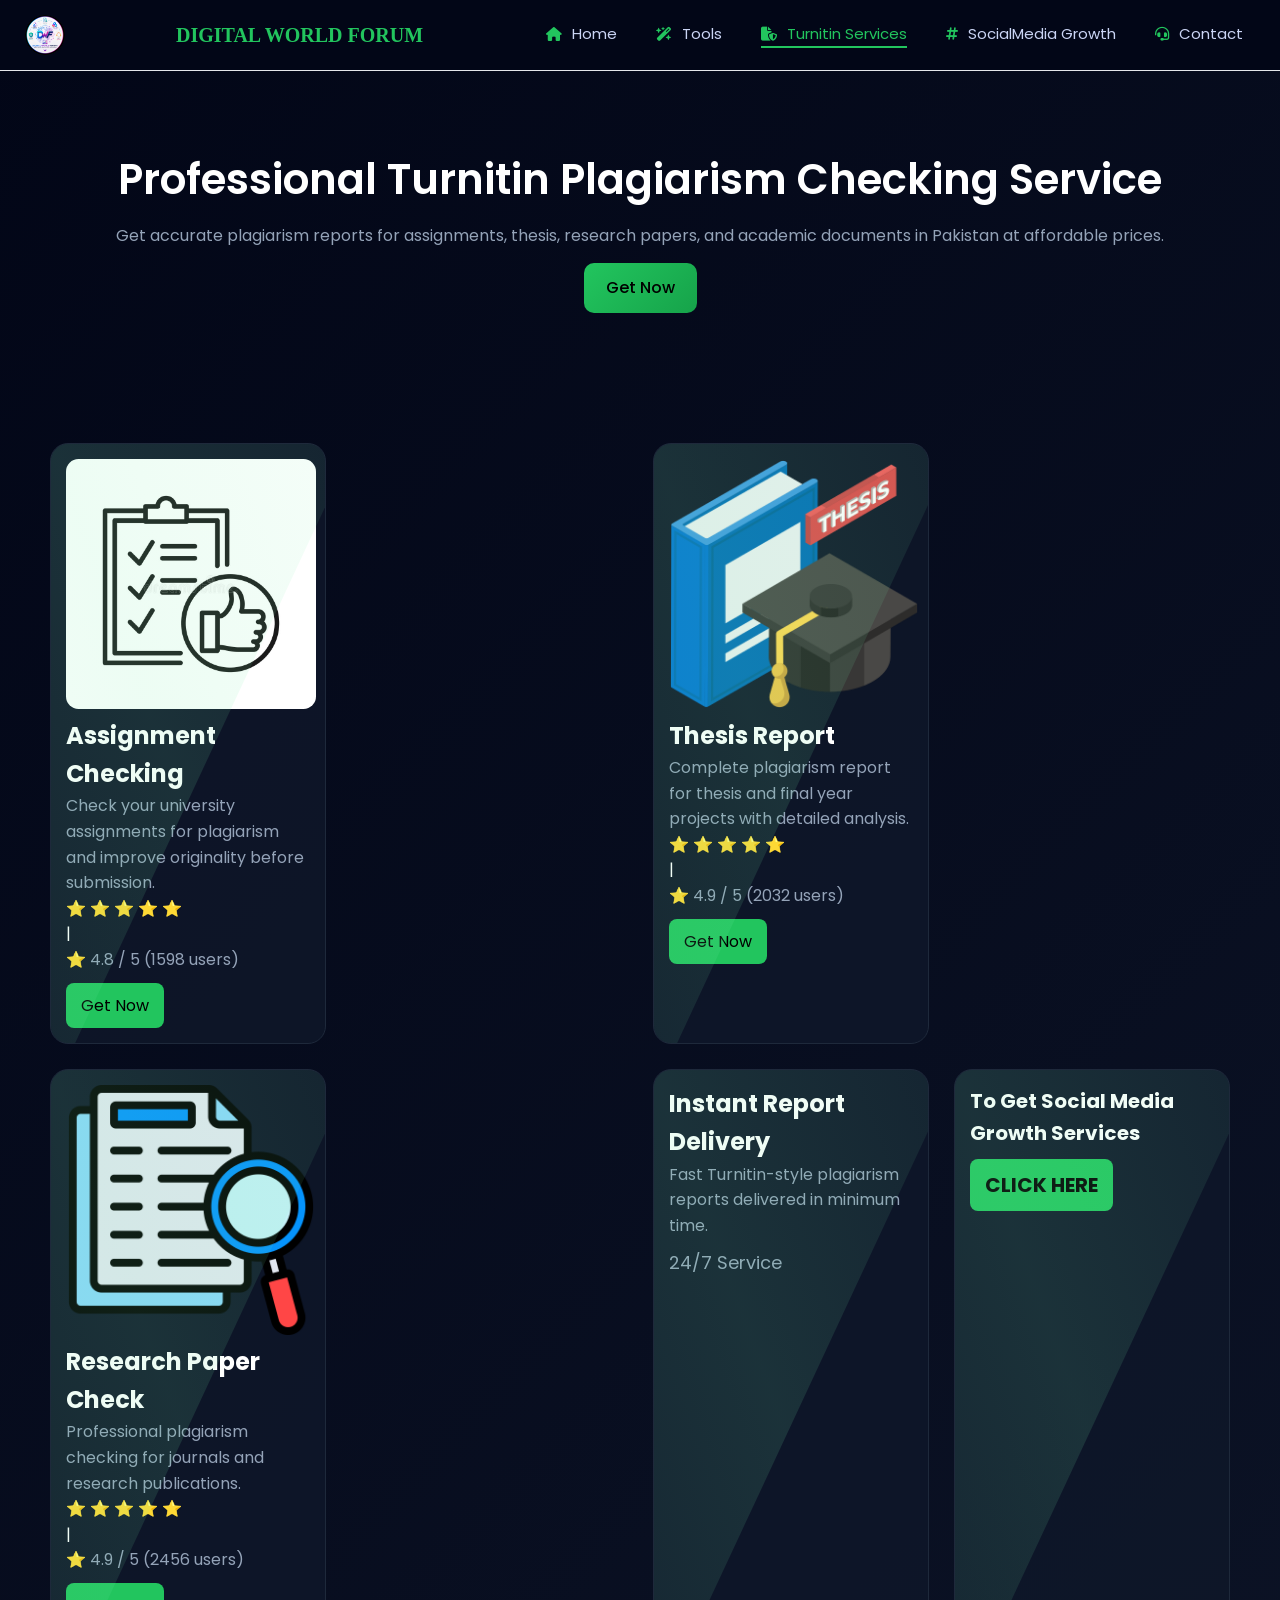
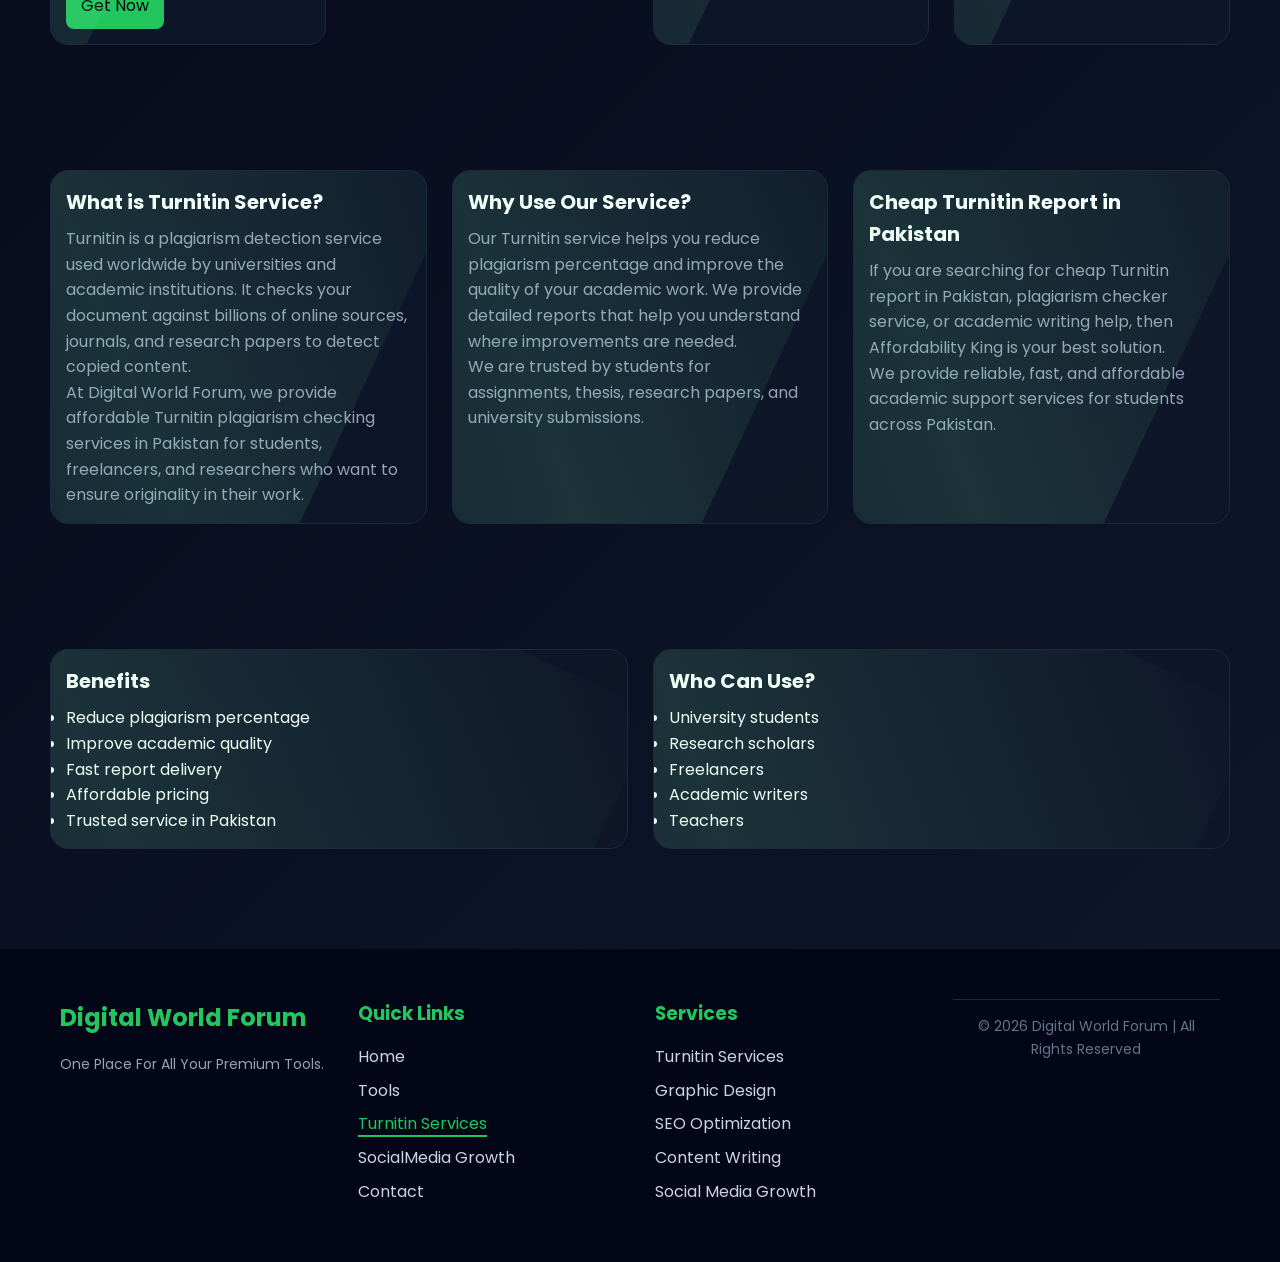
<file: turnitin.html>
<!DOCTYPE html>
<html lang="en">
<head>
<meta charset="UTF-8">
<meta name="viewport" content="width=device-width, initial-scale=1.0">

<title>GET TURNITIN PLAGIARISM CHECKER SERVICE IN PAKISTAN</title>

<meta name="description" content="Get affordable Turnitin plagiarism checking services in Pakistan. Reduce plagiarism, check assignments, research papers, and thesis with 100% reliable reports at cheap prices.">

<meta name="keywords" content="Turnitin Pakistan, buy Turnitin report, plagiarism checker Pakistan, Turnitin service cheap, assignment checking service, thesis plagiarism check, academic writing tools Pakistan, Turnitin report online">
<meta name="robots" content="index, follow">

<link rel="icon" type="png" href="favicon.png">
<link rel="stylesheet" href="style.css">
<link href="https://fonts.googleapis.com/css2?family=Poppins&display=swap" rel="stylesheet">
<link rel="stylesheet" href="https://cdnjs.cloudflare.com/ajax/libs/font-awesome/6.5.0/css/all.min.css">
</head>

<body>

<!-- ===== HEADER ===== -->
<header class="header">
   <h2 class="logo">
    <img src="favicon.png" alt="Digital World Forum Logo"></h2>
<h2 class="logo"> DIGITAL WORLD FORUM</h2>
<div class="menu-toggle" onclick="toggleMenu(event)">
  <i class="fa-solid fa-bars"></i>
</div>
</div>
<nav id="navMenu">
  <a href="index.html" class=""><i class="fa-solid fa-house"></i> Home</a>
  <a href="tools.html"><i class="fa-solid fa-wand-magic-sparkles"></i> Tools</a>
  <a href="turnitin.html" class="active"><i class="fa-solid fa-file-shield"></i> Turnitin Services</a>
  <a href="socialmedia.html"><i class="fa-solid fa-hashtag"></i> SocialMedia Growth</a>
  <a href="contact.html"><i class="fa-solid fa-headset"></i> Contact</a>
</nav>

<!-- OVERLAY -->
<div id="overlay" onclick="closeMenu()"></div>

</header>
<br>
<!-- ===== HERO ===== -->
<section class="hero">
<h1>Professional Turnitin Plagiarism Checking Service</h1>
<p>Get accurate plagiarism reports for assignments, thesis, research papers, and academic documents in Pakistan at affordable prices.</p>
<a href="https://wa.me/923292891698" class="btn" target="_blank">Get Now</a>
</section>

<!-- ===== SERVICES ===== -->
<section class="grid">

<div class="card">
  <img src="assignment.jpg" style="hight:200px; width:250px; border-radius:5%;">
<h1>Assignment Checking</h1>
<p>Check your university assignments for plagiarism and improve originality before submission.</p>
<div class="rating-box" data-users="1598" data-avg="4.8" data-tool="tool-v">
<div class="stars">
    <span data-value="1">⭐</span>
    <span data-value="2">⭐</span>
    <span data-value="3">⭐</span>
    <span data-value="4">⭐</span>
    <span data-value="5">⭐</span>
  </div>
  |
 <br>
  <p class="result"></p>

</div>
<a href="https://wa.me/923292891698" target="_blank">Get Now</a>
</div>
<br>
<div class="card">
  <img src="thesis.png" style="hight:200px; width:250px; border-radius:5%;">
<h1>Thesis Report</h1>
<p>Complete plagiarism report for thesis and final year projects with detailed analysis.</p>
<div class="rating-box" data-users="2032" data-avg="4.9" data-tool="tool-w">
<div class="stars">
    <span data-value="1">⭐</span>
    <span data-value="2">⭐</span>
    <span data-value="3">⭐</span>
    <span data-value="4">⭐</span>
    <span data-value="5">⭐</span>
  </div>
  |
 <br>
  <p class="result"></p>

</div>
<a href="https://wa.me/923292891698" target="_blank">Get Now</a>
</div>
<br>
<div class="card">
  <img src="research.png" style="hight:200px; width:250px; border-radius:5%;">
<h1>Research Paper Check</h1>
<p>Professional plagiarism checking for journals and research publications.</p>
<div class="rating-box" data-users="2456" data-avg="4.9" data-tool="tool-x">
<div class="stars">
    <span data-value="1">⭐</span>
    <span data-value="2">⭐</span>
    <span data-value="3">⭐</span>
    <span data-value="4">⭐</span>
    <span data-value="5">⭐</span>
  </div>
  |
 <br>
  <p class="result"></p>

</div>
<a href="https://wa.me/923292891698" target="_blank">Get Now</a>
</div>
<br>
<div class="card">
<h1>Instant Report Delivery</h1>
<p>Fast Turnitin-style plagiarism reports delivered in minimum time.</p>
<p class="price">24/7 Service</p>
</div>

<dev class="card">
    <h3>To Get Social Media Growth Services <a href="socialmedia.html">CLICK HERE</a></h3>

</section>
<br>
<!-- ===== SEO CONTENT ===== -->
<section class="grid">

<div class="card">
<h3>What is Turnitin Service?</h3>
<p>
Turnitin is a plagiarism detection service used worldwide by universities and academic institutions. It checks your document against billions of online sources, journals, and research papers to detect copied content.
</p>

<p>
At Digital World Forum, we provide affordable Turnitin plagiarism checking services in Pakistan for students, freelancers, and researchers who want to ensure originality in their work.
</p>
</div>

<div class="card">
<h3>Why Use Our Service?</h3>
<p>
Our Turnitin service helps you reduce plagiarism percentage and improve the quality of your academic work. We provide detailed reports that help you understand where improvements are needed.
</p>

<p>
We are trusted by students for assignments, thesis, research papers, and university submissions.
</p>
</div>

<div class="card">
<h3>Cheap Turnitin Report in Pakistan</h3>
<p>
If you are searching for cheap Turnitin report in Pakistan, plagiarism checker service, or academic writing help, then Affordability King is your best solution.
</p>

<p>
We provide reliable, fast, and affordable academic support services for students across Pakistan.
</p>
</div>

</section>
<br>
<!-- ===== BENEFITS ===== -->
<section class="grid">

<div class="card">
<h3>Benefits</h3>
<ul>
<li>Reduce plagiarism percentage</li>
<li>Improve academic quality</li>
<li>Fast report delivery</li>
<li>Affordable pricing</li>
<li>Trusted service in Pakistan</li>
</ul>
</div>

<div class="card">
<h3>Who Can Use?</h3>
<ul>
<li>University students</li>
<li>Research scholars</li>
<li>Freelancers</li>
<li>Academic writers</li>
<li>Teachers</li>
</ul>
</div>

</section>

<!-- ===== FOOTER ===== -->
<footer class="footer">

<div class="footer-container">

  <!-- BRAND -->
  <div class="footer-col">
    <h2>Digital World Forum</h2>
    <p>One Place For All Your Premium Tools.</p>
  </div>

  <!-- QUICK LINKS -->
  <div class="footer-col">
    <h3>Quick Links</h3>
    <ul>
      <li><a href="index.html">Home</a></li>
      <li><a href="tools.html">Tools</a></li>
      <li><a href="turnitin.html" class="active">Turnitin Services</a></li>
      <li><a href="socialmedia.html">SocialMedia Growth</a></li>
      <li><a href="contact.html">Contact</a></li>
    </ul>
  </div>

  <!-- SERVICES -->
  <div class="footer-col">
    <h3>Services</h3>
    <ul>
      <li>Turnitin Services</li>
      <li>Graphic Design</li>
      <li>SEO Optimization</li>
      <li>Content Writing</li>
      <li>Social Media Growth</li>
    </ul>
  </div>
<div class="footer-bottom">
<p>© 2026 Digital World Forum | All Rights Reserved</p>
</div>
</footer>
<script src="script.js"></script>
</body>
</html>
</file>
<file: style.css>
/* ===== RESET ===== */
*{
  margin:0;
  padding:0;
  box-sizing:border-box;
  font-family:'Poppins',sans-serif;
}

/* ===== BODY ===== */
body{
  background:linear-gradient(135deg,#020617,#0f172a);
  color:#fff;
  line-height:1.6;
}

/* ===== HEADER ===== */
.header{
  position:fixed;
top:0;
width:100%;
display:flex;
justify-content:space-between;
align-items:center;
padding:15px 25px;
background:#020617;
backdrop-filter:blur(10px);
border-bottom:1px solid #e5e7eb;
z-index:1000;
}

.logo{
  display: flex;
  font-size:20px;
  font-weight:1500;
  color:#22c55e;
  font-family:bold;
}

.logo img {
  width: 40px;
  height: 40px;
  border-radius: 50%;
  object-fit: contain;
  backdrop-filter: blur(10px);
  background: rgba(255,255,255,0.1);
}

nav a{
  color:#cbd5f5;
  margin:5px 12px;
  text-decoration:none;
  font-size:15px;
  transition:0.3s;
}

nav a:hover{
  color:#22c55e;
}

nav a i{
  margin-right:6px;
  color:#22c55e;
  font-size:14px;
  transition:0.3s;
}

nav a:hover i{
  transform:scale(1.2);
}

/* MENU TOGGLE */
.menu-toggle{
  display:none;
  font-size:22px;
  color:#22c55e;
  cursor:pointer;
}

/* NAV */
nav{
  display:flex;
  gap:15px;
}

/* ACTIVE LINK */
nav a.active,footer a.active{
  color:#22c55e;
  border-bottom:2px solid #22c55e;
}

/* OVERLAY */
#overlay{
  position:fixed;
  top:0;
  left:0;
  width:100%;
  height:100%;
  background:rgba(0,0,0,0.5);
  display:none;
  z-index:998;
}

/* MOBILE */
@media(max-width:768px){

  .menu-toggle{
    display:block;
  }

  nav{
    position:fixed;
    top:0;
    right:-260px;
    width:auto-fit;
    height:auto-fit;
    background:#0f172a;
    flex-direction:column;
    padding:20px 20px;
    gap:20px;
    transition:0.4s ease;
    z-index:999;
  }

  nav.open{
    right:0;
  }

  #overlay.show{
    display: block;
  }
}

/* ===== HERO ===== */
.hero{
  text-align:center;
  padding:120px 20px 80px;
  background-image: url('');
  background-size: cover;
  background-position: center;
  background-repeat: no-repeat;

  position:relative;
}

.hero h1{
  font-size:42px;
  font-weight:600;
  
}

.hero p{
  margin-top:10px;
  color:#94a3b8;
}

@keyframes fadeDown{
  from{
    opacity:0;
    transform:translateY(-30px);
  }
  to{
    opacity:1;
    transform:translateY(0);
  }
}

.hero h1{
  font-size:42px;
  font-weight:600;

  animation:fadeDown 1s ease-out;
}

.hero p{
  margin-top:10px;
  color:#94a3b8;

  animation:fadeDown 1.3s ease-out;
}

/* ===== BUTTON ===== */
.btn{
  display:inline-block;
  margin-top:15px;
  padding:12px 22px;
  background:linear-gradient(135deg,#22c55e,#16a34a);
  color:#000;
  border-radius:10px;
  font-weight:500;
  text-decoration:none;
  transition:0.3s;
  align-items: center;
}

.btn:hover{
  transform:translateY(-3px);
  box-shadow:0 10px 25px rgba(34,197,94,0.4);
}

/* ===== GRID ===== */
.grid{
  display:grid;
  grid-template-columns:repeat(auto-fit,minmax(260px,1fr));
  gap:25px;
  padding:50px;
}

/* ===== CARD ===== */
.card{
  background:rgba(15,23,42,0.85);
  border:1px solid #1e293b;
  border-radius:18px;
  padding:15px;
  transition:0.3s;
  position:relative;
  overflow: hidden;
}

.card::before{
  content:"";
  position:absolute;
  width:200%;
  height:200%;
  background:linear-gradient(45deg,transparent,#7ea2,transparent);
  top:-100%;
  left:-100%;
  transform:rotate(25deg);
  transition:0.5s;
  z-index:0;
  pointer-events:none; /* 🔥 IMPORTANT FIX */
}

.card:hover::before{
  top:0;
  left:0;
}

.card:hover{
  transform:translateY(-10px) scale(1.02);
  box-shadow:0 20px 40px rgba(0,0,0,0.5);
}

.card h3{
  font-size:20px;
  margin-bottom:8px;
}

.card p{
  color:#94a3b8;
}

.card a{
  align-self: center;
  display:inline-block;
  margin-top:10px;
  padding:10px 15px;
  background:#22c55e;
  color:#000;
  border-radius:8px;
  text-decoration:none;
  transition:0.3s;
}

.card a:hover{
  transform:scale(1.05);
}

/* ===== PRICE ===== */
.price{
  color:#22c55e;
  font-size:18px;
  margin-top:10px;
}

/* ===== BADGE ===== */
.badge{
  position:absolute;
  top:12px;
  right:12px;
  background:#22c55e;
  color:#000;
  padding:5px 10px;
  font-size:12px;
  border-radius:6px;
}

/* ===== PRODUCT PAGE ===== */
.product{
  padding:50px;
  max-width:900px;
  margin:auto;
}

.product h1{
  font-size:32px;
}

.product ul{
  margin-top:15px;
  padding-left:20px;
}

.product ul li{
  margin:6px 0;
  color:#cbd5f5;
}

.view-btn{
  display:inline-block;
  margin-top:10px;
  padding:10px 15px;
  background:#22c55e;
  color:#000;
  border-radius:8px;
  text-decoration:none;
  transition:0.3s;
}

.view-btn:hover{
  transform:scale(1.05);
}

/* ===== CONTACT ===== */
.contact{
  padding:50px;
  text-align:center;
}

.contact p{
  color:#94a3b8;
  margin:10px 0;
}

/* ===== FOOTER ===== */
/* ===== FOOTER ===== */
.footer{
  background:#020617;
  color:#cbd5e1;
  margin-top:50px;
}

/* GRID */
.footer-container{
  display:grid;
  grid-template-columns:repeat(auto-fit,minmax(220px,1fr));
  gap:30px;
  padding:50px 20px;
  max-width:1200px;
  margin:auto;
}

/* HEADINGS */
.footer-col h2,
.footer-col h3{
  margin-bottom:15px;
  color:#22c55e;
}

/* TEXT */
.footer-col p{
  color:#94a3b8;
  font-size:14px;
}

/* LIST */
.footer-col ul{
  list-style:none;
}

.footer-col ul li{
  margin-bottom:8px;
}

/* LINKS */
.footer-col a{
  text-decoration:none;
  color:#cbd5e1;
  transition:0.3s;
}

.footer-col a:hover{
  color:#22c55e;
}

/* BUTTON */
.footer-btn{
  display:inline-block;
  margin-top:10px;
  background:linear-gradient(135deg,#22c55e,#16a34a);
  color:#000;
  padding:10px 15px;
  border-radius:8px;
  text-decoration:none;
  transition:0.3s;
}

.footer-btn:hover{
  transform:translateY(-2px);
  box-shadow:0 10px 20px rgba(34,197,94,0.3);
}

/* ===== FOOTER BOTTOM ===== */
.footer-bottom{
  text-align:center;
  padding:15px;
  border-top:1px solid #1e293b;
  font-size:14px;
  color:#64748b;
  background:#020617; /* 🔥 FIXED (same as main bg) */
}

/* ===== RESPONSIVE ===== */
@media(max-width:768px){
  header{
    flex-direction:;
    gap:10px;
  }

  .hero h1{
    font-size:30px;
  }

  .grid{
    padding:2px;
  }
  
  .rating-box {
  display: flex;
  align-items: center;
  gap: 8px;
  font-family: Arial, sans-serif;
  margin-top: 5px;
}
.stars {
  color: #FFD700;
  font-size: 16px;
}
.rating-text {
  font-weight: bold;
}
.users {
  color: #777;
  font-size: 13px;
}

#stars span {
  font-size: 16px;
  cursor: pointer;
  color: #ccc;
}
#stars span.active {
  color: gold;
}
}
</file>
